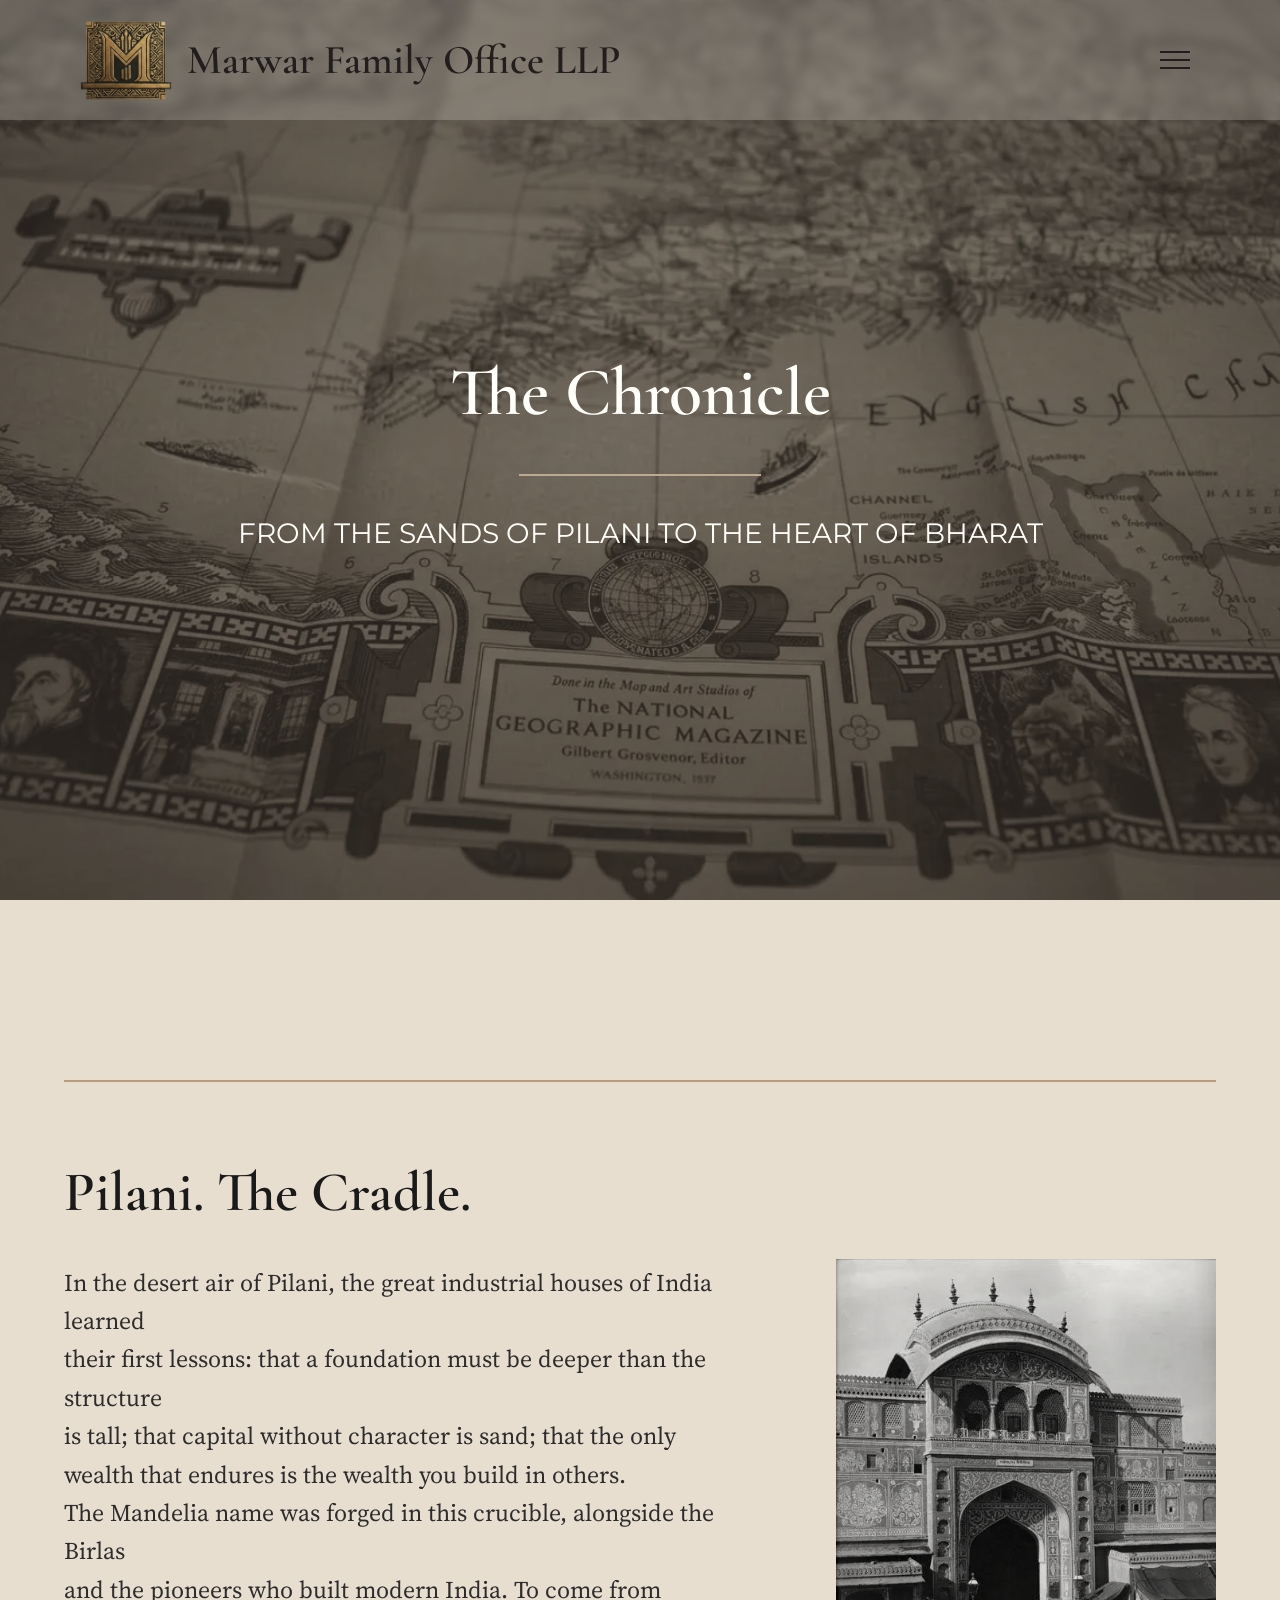
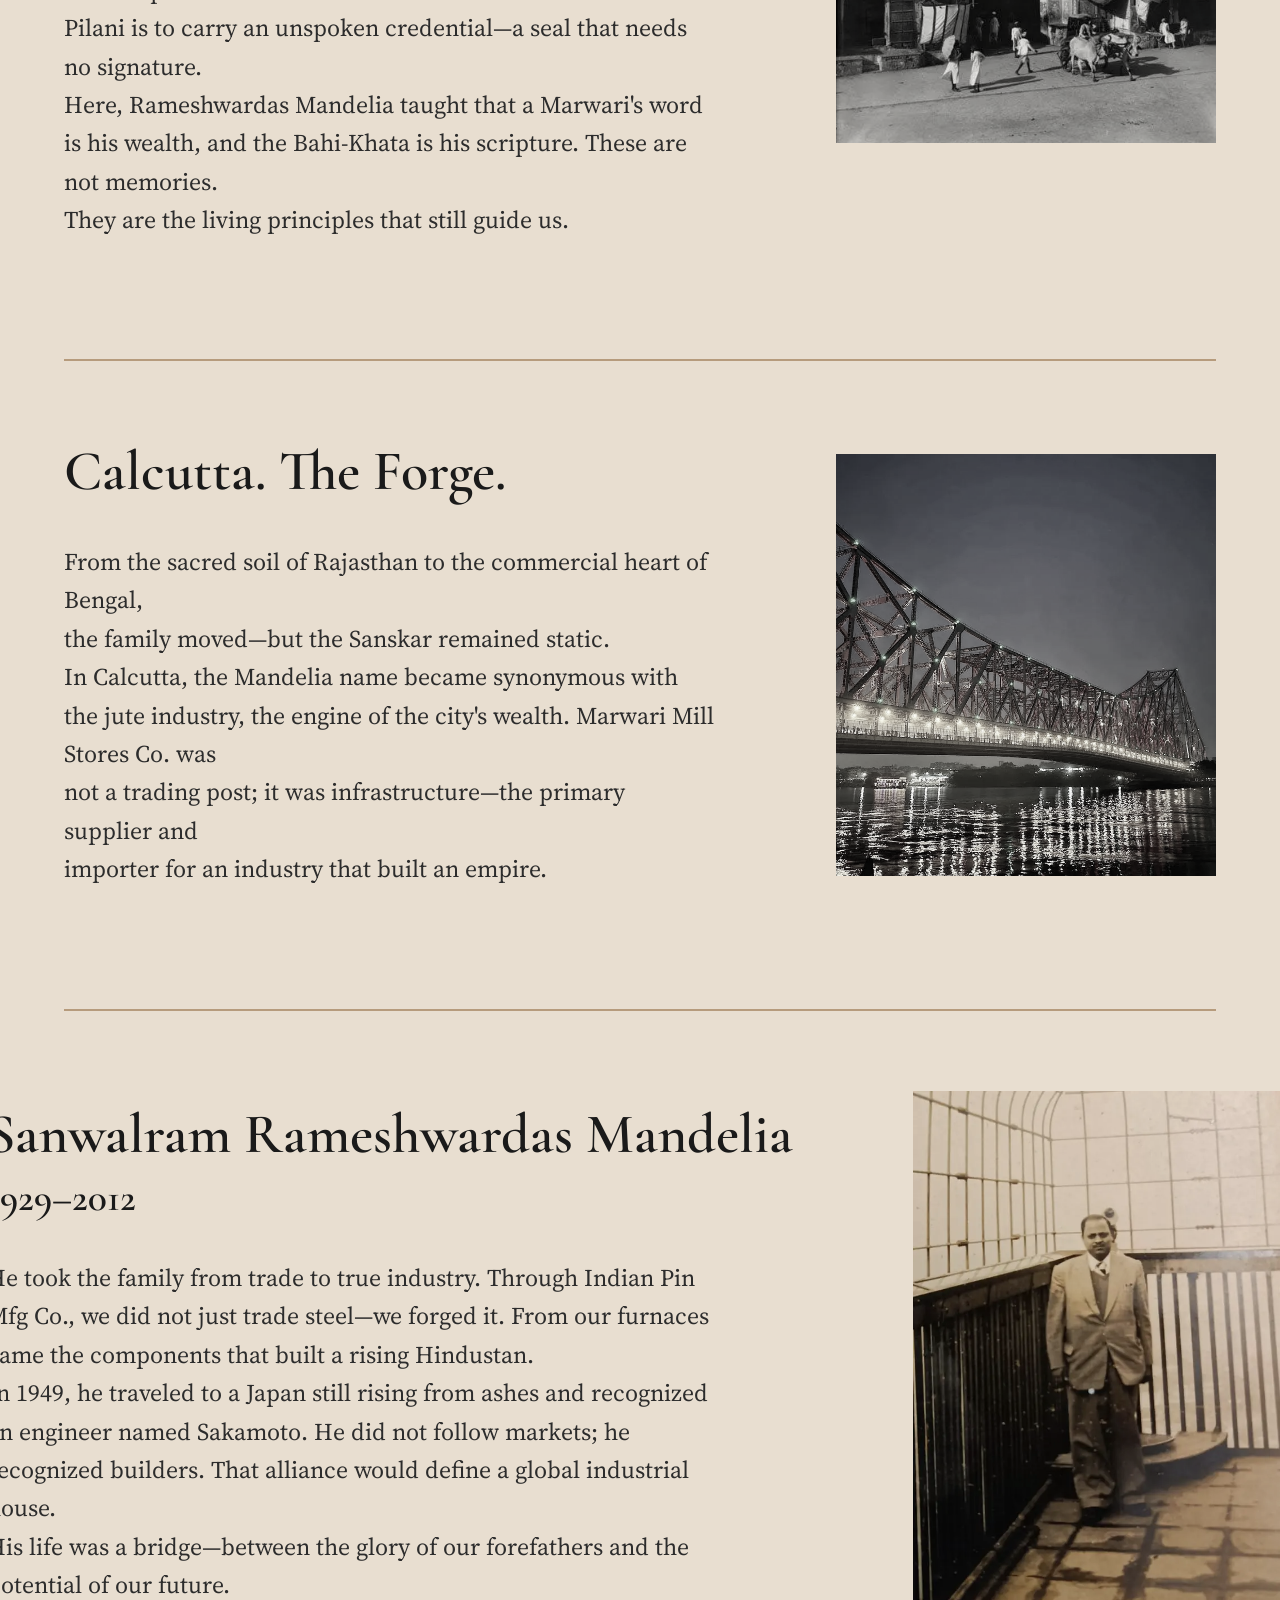
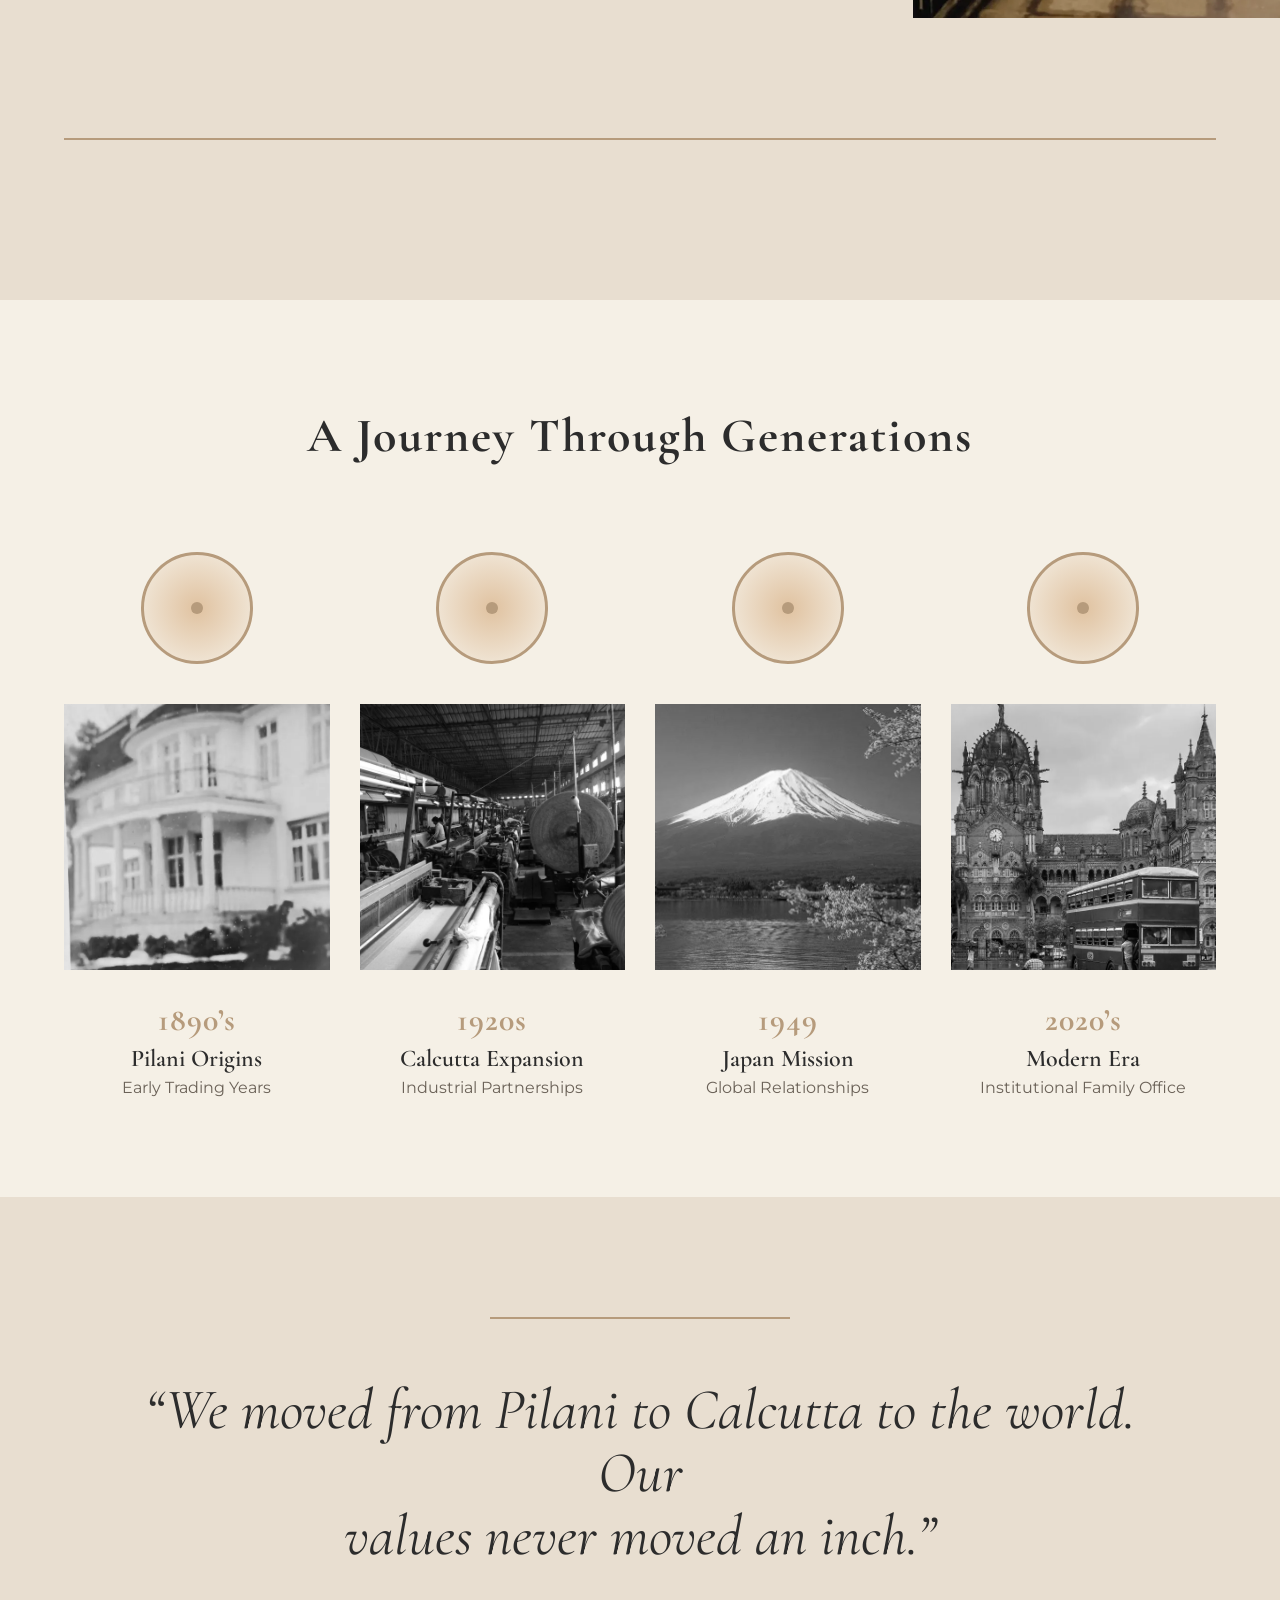
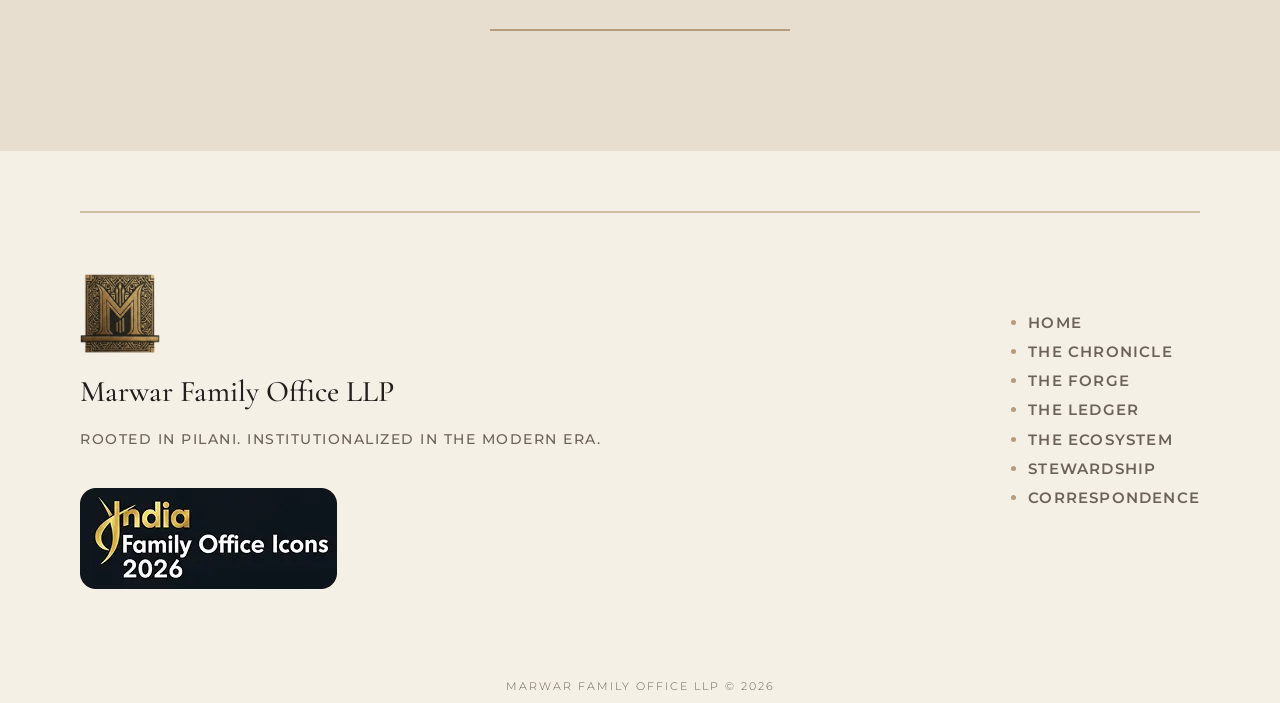
<file: chronical.html>
<!DOCTYPE html>
<html lang="en">
<head>
    <meta charset="UTF-8">
    <meta name="viewport" content="width=device-width, initial-scale=1.0">
    <title>The Chronicle | Marwar Family</title>
    
    <link rel="stylesheet" href="../css/global.css">
    <link rel="stylesheet" href="../css/chronical.css">
    
    <link href="https://fonts.googleapis.com/css2?family=Cormorant+Garamond:ital,wght@0,500;0,600;0,700;1,500&family=Montserrat:ital,wght@0,300;0,400;0,500;0,600;1,500&family=Source+Serif+Pro:wght@400&display=swap" rel="stylesheet">
</head>
<body>

    <div id="navbar-placeholder"></div>

    <main>
        <section class="chronicle-hero">
            <div class="hero-overlay"></div>
            <div class="hero-content">
                <h1 class="hero-title">The Chronicle</h1>
                 <div class="narrative-dividerr"></div>
                <p class="hero-subtitle">From the Sands of Pilani to the Heart of Bharat</p>
            </div>
        </section>

        <section class="narrative-container">
            <div class="narrative-divider"></div>
            
            <div class="narrative-row">
                <div class="narrative-text">
                    <h2 class="narrative-heading">Pilani. The Cradle.</h2>
                    <p>In the desert air of Pilani, the great industrial houses of India learned <br/> their first lessons: that a foundation must be deeper than the structure <br/> is tall; that capital without character is sand; that  the only wealth that endures is the wealth you build in others.
                    <br/>The Mandelia name was forged in this crucible, alongside the Birlas <br/> and the pioneers who built modern India. To come from Pilani is to  carry an unspoken credential—a seal that needs no signature.
                    <br/>Here, Rameshwardas Mandelia taught that a Marwari's word is his  wealth, and the Bahi-Khata is his scripture. These are not memories.<br/> They are the living principles that still guide us.</p>
                </div>
                <div class="narrative-image">
                    <img src="../assets/imagep/pilani.webp" alt="Pilani Cradle" style="filter: grayscale(90%);">
                </div>
            </div>

            <div class="narrative-divider"></div>

            <div class="narrative-row">
                <div class="narrative-text">
                    <h2 class="narrative-heading">Calcutta. The Forge.</h2>
                    <p>From the sacred soil of Rajasthan to the commercial heart of Bengal,<br/> the family moved—but the Sanskar remained static.
                    <br/>In Calcutta, the Mandelia name became synonymous with the jute industry, the engine of the city's wealth. Marwari Mill Stores Co. was <br/>not a trading post; it was infrastructure—the primary supplier and<br/> importer for an industry that built an empire.</p>
                </div>
                <div class="narrative-image">
                    <img src="../assets/imagep/calcutta.webp" alt="Calcutta Forge" style="filter: grayscale(90%);">
                </div>
            </div>

            <div class="narrative-divider"></div>

            <div class="narrative-row">
                <div class="narrative-text">
                    <h2 class="narrative-heading">Sanwalram Rameshwardas Mandelia <br><span>1929–2012</span></h2>
                    <p>He took the family from trade to true industry. Through Indian Pin<br/> Mfg Co., we did not just trade steel—we forged it. From our furnaces<br/> came the components that built a rising Hindustan.
                    <BR/>In 1949, he traveled to a Japan still rising from ashes and recognized<br/> an engineer named Sakamoto. He did not follow markets; he<br/> recognized builders. That alliance would define a global industrial<br/> house.
                    <br/>His life was a bridge—between the glory of our forefathers and the<br/> potential of our future.</p>
                </div>
                <div class="narrative-image">
                    <img src="../assets/imagep/sanwalram.webp" alt="Sanwalram Rameshwardas Mandelia">
                </div>
            </div>
            
            <div class="narrative-divider"></div>
        </section>

        <section class="timeline-section">
            <h2 class="timeline-main-title">A Journey Through Generations</h2>
            <div class="timeline-grid">
                <div class="timeline-item">
                    <div class="timeline-node">
                        <div class="inner-dot"></div>
                    </div>
                    <img src="../assets/imagep/pilaniorigin.webp" alt="1890s" class="timeline-img">
                    <div class="timeline-content">
                        <h3 class="timeline-year">1890’s</h3>
                        <h4 class="timeline-event">Pilani Origins</h4>
                        <p class="timeline-desc">Early Trading Years</p>
                    </div>
                </div>
                <div class="timeline-item">
                    <div class="timeline-node">
                        <div class="inner-dot"></div>
                    </div>
                    <img src="../assets/imagep/calexpansion.webp" alt="1920s" class="timeline-img">
                    <div class="timeline-content">
                        <h3 class="timeline-year">1920s</h3>
                        <h4 class="timeline-event">Calcutta Expansion</h4>
                        <p class="timeline-desc">Industrial Partnerships</p>
                    </div>
                </div>
                <div class="timeline-item">
                    <div class="timeline-node">
                        <div class="inner-dot"></div>
                    </div>
                    <img src="../assets/imagep/japan.webp" alt="1949" class="timeline-img">
                    <div class="timeline-content">
                        <h3 class="timeline-year">1949</h3>
                        <h4 class="timeline-event">Japan Mission</h4>
                        <p class="timeline-desc">Global Relationships</p>
                    </div>
                </div>
                <div class="timeline-item">
                    <div class="timeline-node">
                        <div class="inner-dot"></div>
                    </div>
                    <img src="../assets/imagep/modern.webp" alt="2020s" class="timeline-img">
                    <div class="timeline-content">
                        <h3 class="timeline-year">2020’s</h3>
                        <h4 class="timeline-event">Modern Era</h4>
                        <p class="timeline-desc">Institutional Family Office</p>
                    </div>
                </div>
            </div>
        </section>

        <section class="final-quote-section">
            <div class="quote-line"></div>
            <p class="final-quote-text">
                “We moved from Pilani to Calcutta to the world. Our <br/> values never moved an inch.”
            </p>
            <div class="quote-line"></div>
        </section>
    </main>

    <div id="footer-placeholder"></div>

    <script src="../js/main.js"></script>
    <script>
        window.onload = () => {
            // Load components and highlight 'chronicle' in the nav
            loadComponent('navbar-placeholder', '../Components/navbar.html', 'chronicle');
            loadComponent('footer-placeholder', '../Components/footer.html');
        };
    </script>
</body>
</html>
</file>
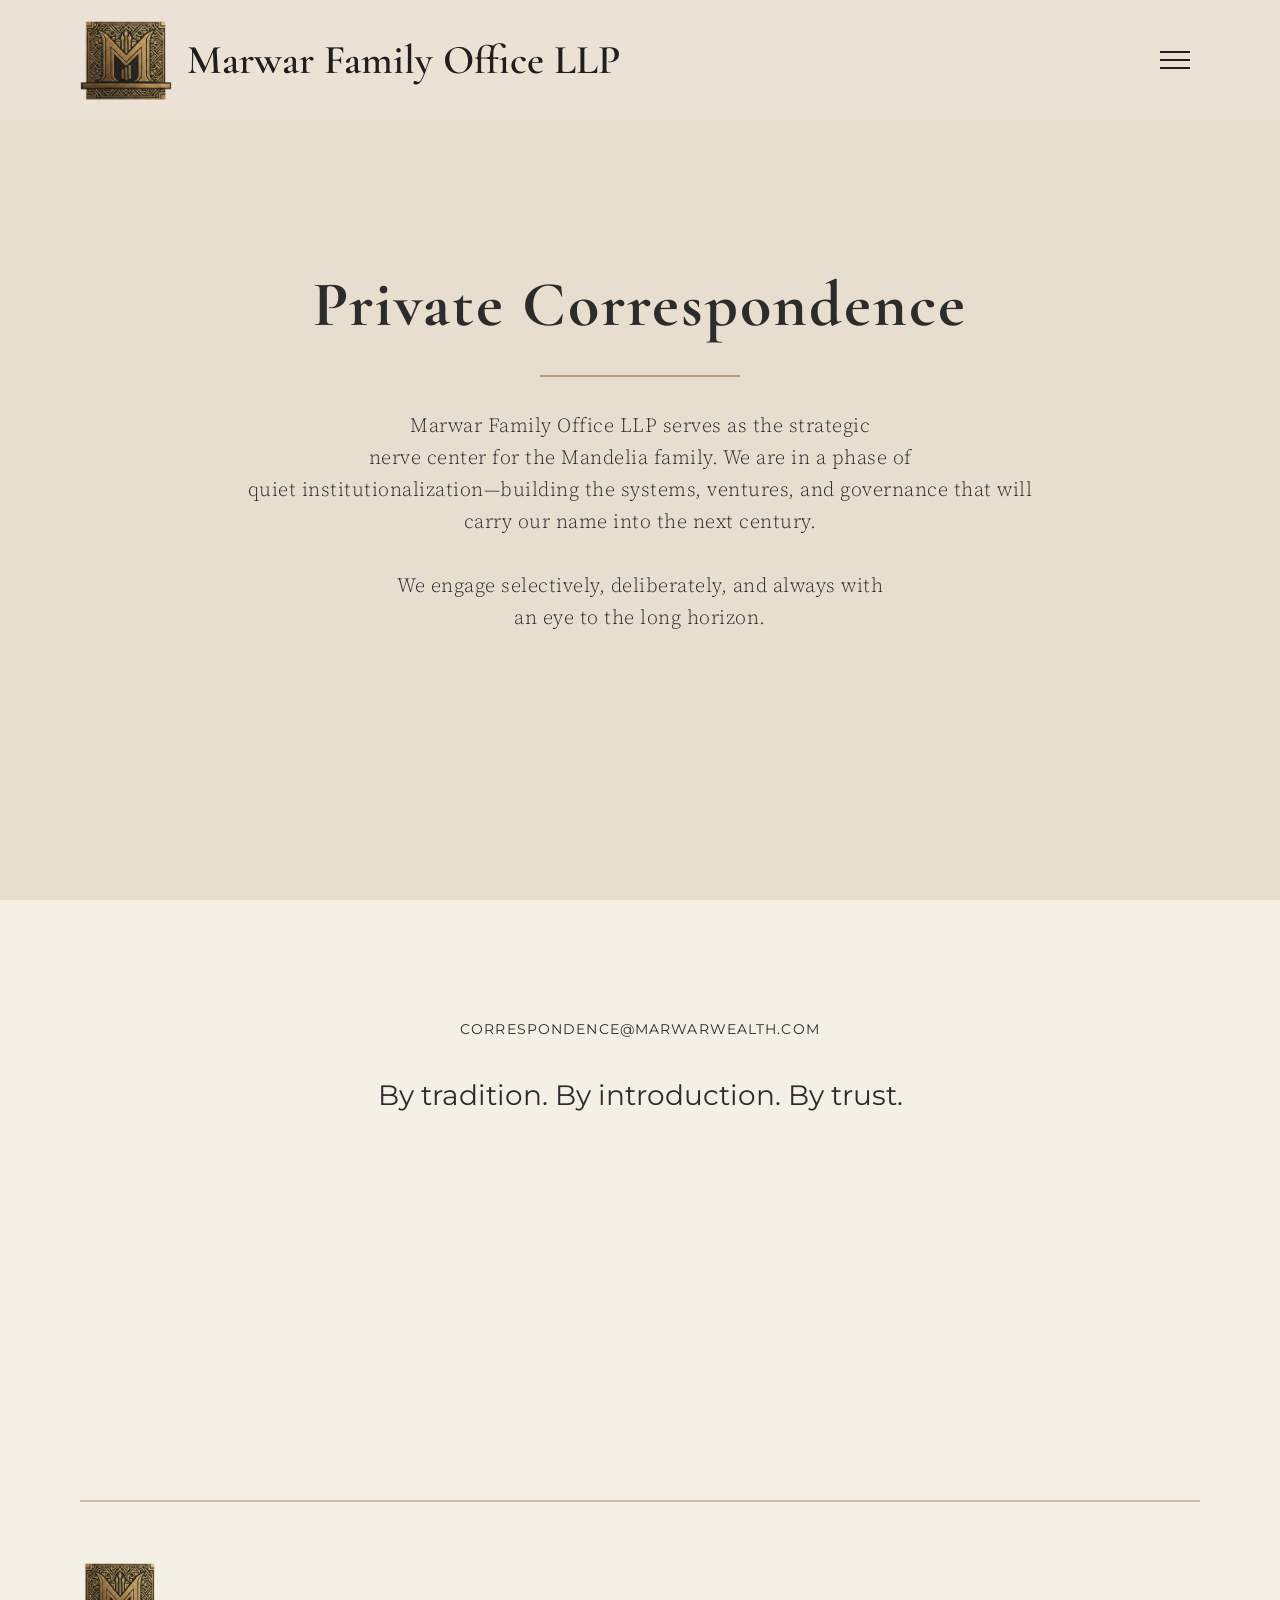
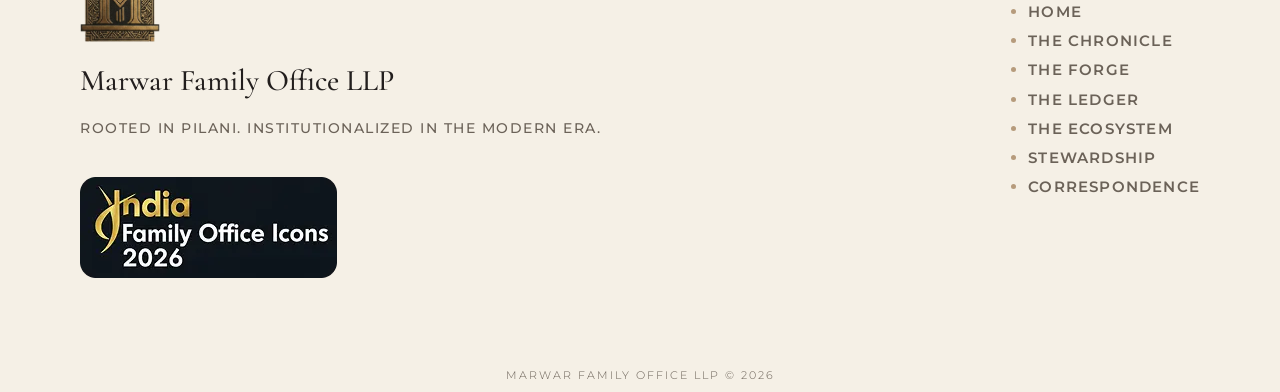
<file: correspondence.html>
<!DOCTYPE html>
<html lang="en">
<head>
    <meta charset="UTF-8">
    <meta name="viewport" content="width=device-width, initial-scale=1.0">
    <title>Correspondence | Marwar Family Office</title>
    
    <link rel="stylesheet" href="../css/global.css">
    <link rel="stylesheet" href="../css/correspondence.css">

    <link href="https://fonts.googleapis.com/css2?family=Cormorant+Garamond:wght@600;700&family=Montserrat:ital,wght@0,300;0,400;0,600;1,500;1,600&family=Source+Serif+Pro:wght@300&display=swap" rel="stylesheet">
</head>
<body>

    <div id="navbar-placeholder"></div>

    <main class="correspondence-main">
        <section class="correspondence-hero">
            <div class="hero-content">
                <h1 class="hero-title">Private Correspondence</h1>
                <div class="hero-divider"></div>
                <p class="hero-description">
                   Marwar Family Office LLP serves as the strategic <br/>nerve center for the Mandelia family. We
                    are in a phase of <br/>quiet institutionalization—building the systems, ventures, and 
                   governance that will carry our name into the next century.
                  <br/><br/>We engage selectively, deliberately, and always with <br/>an eye to the long horizon.
                </p>
                
            </div>
        </section>

        <section class="contact-details">
            <div class="contact-container">
                <a href="mailto:correspondence@marwarwealth.com" class="email-link">
                    correspondence@marwarwealth.com
                </a>
                <h2 class="tradition-text">By tradition. By introduction. By trust.</h2>
            </div>
        </section>
    </main>

    <div id="footer-placeholder"></div>

    <script src="../js/main.js"></script>
    <script>
        window.onload = () => {
            loadComponent('navbar-placeholder', '../Components/navbar.html', 'correspondence');
            loadComponent('footer-placeholder', '../Components/footer.html');
        };
    </script>
</body>
</html>
</file>
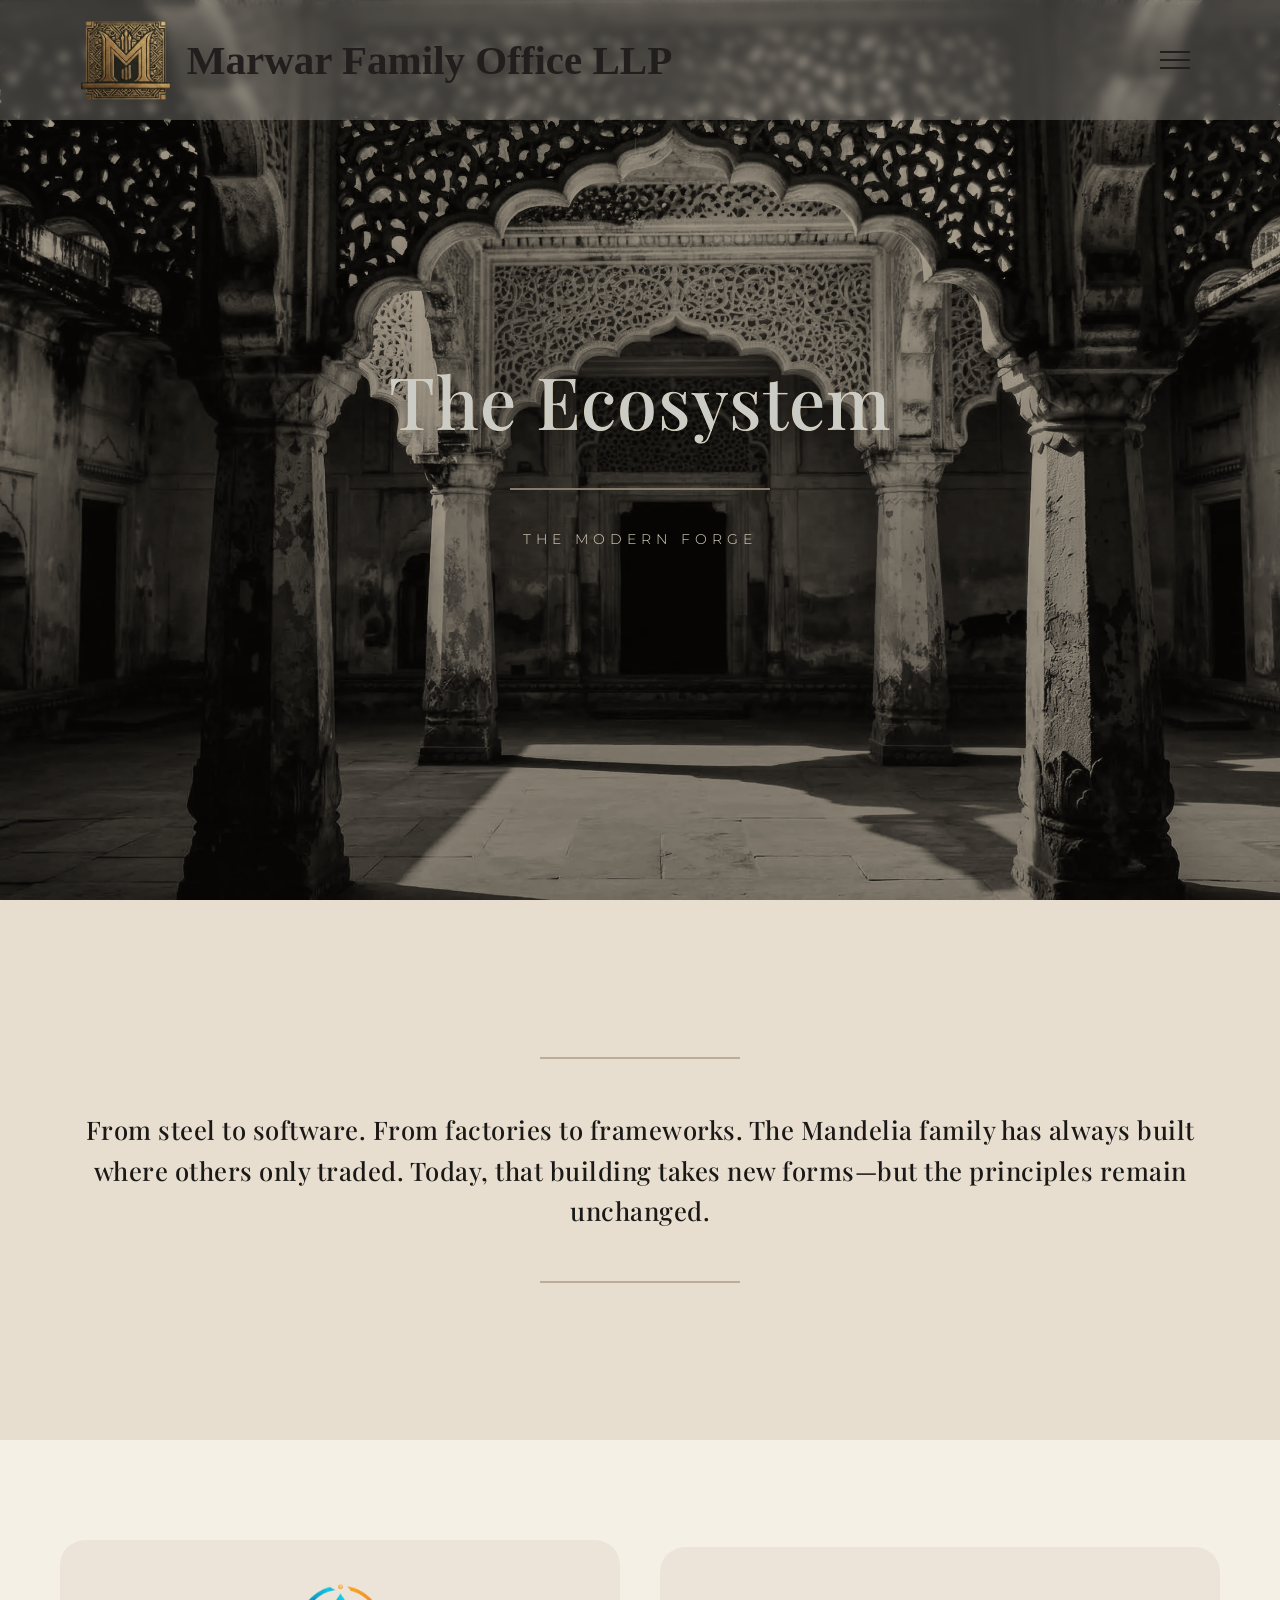
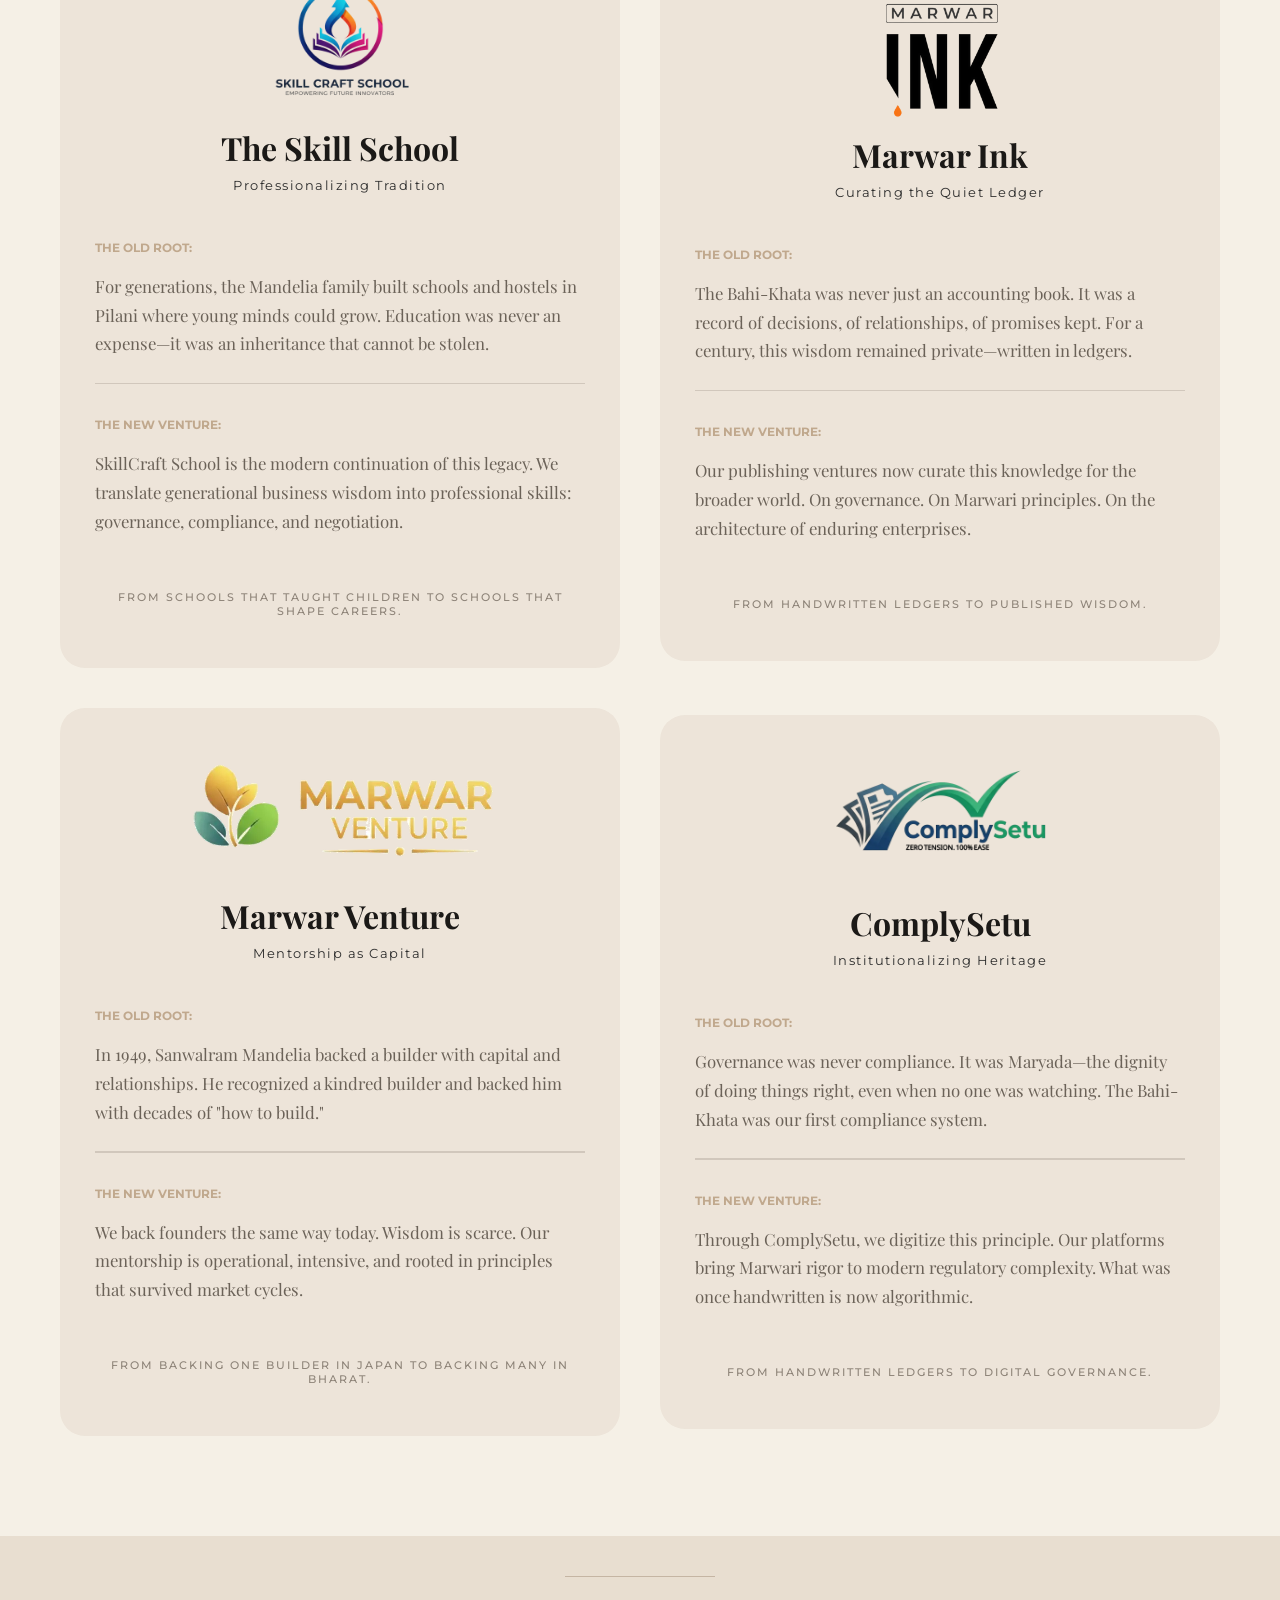
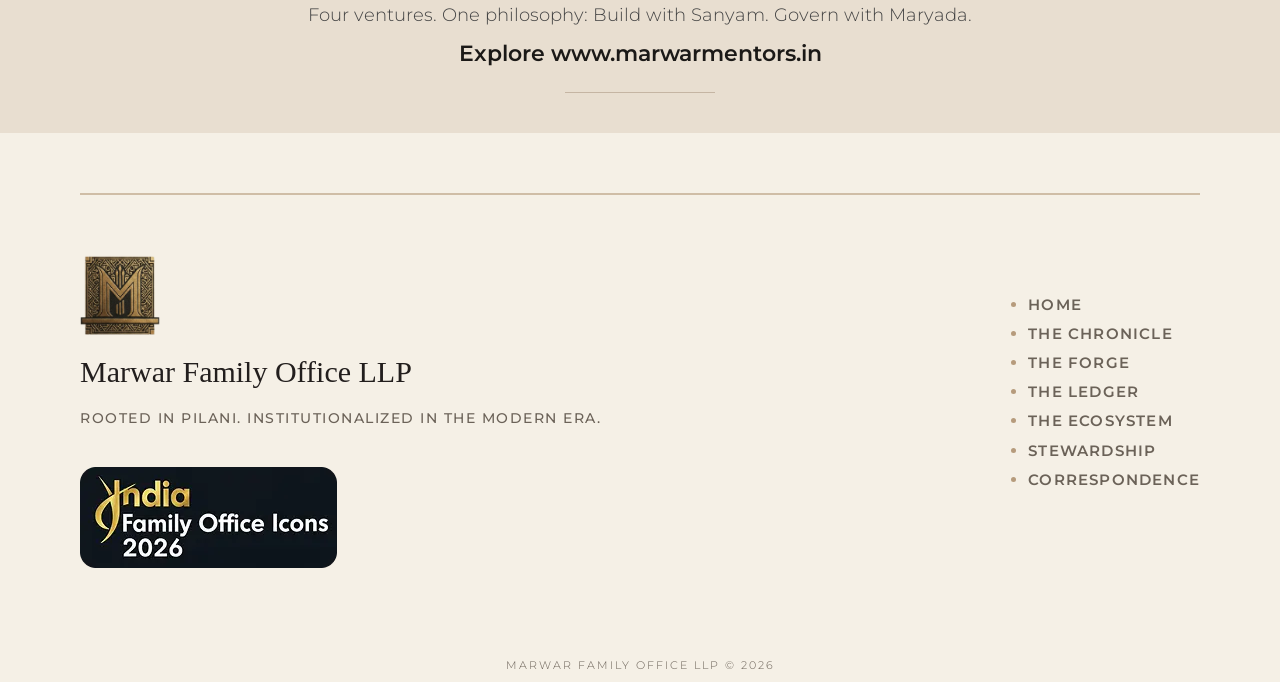
<file: ecosystem.html>
<!DOCTYPE html>
<html lang="en">
<head>
    <meta charset="UTF-8">
    <meta name="viewport" content="width=device-width, initial-scale=1.0">
    <title>The Ecosystem | Marwar Family</title>
    
    <link rel="stylesheet" href="../css/global.css">
    <link rel="stylesheet" href="../css/ecosystem.css">
    
    <link href="https://fonts.googleapis.com/css2?family=Playfair+Display:wght@500&family=Montserrat:ital,wght@0,300;0,500;1,500;1,600&display=swap" rel="stylesheet">
</head>
<body>

    <div id="navbar-placeholder"></div>

    <main>
        <section class="ecosystem-hero">
            <div class="overlay"></div>
            <div class="content">
                <h1 class="title">The Ecosystem</h1>
                <div class="divider"></div>
                <p class="subtitle">THE MODERN FORGE</p>
            </div>
        </section>

        <section class="legacy-quote-section">
            <div class="quote-container">
                <div class="quote-line top"></div>
                <p class="legacy-text">
                   From steel to software. From factories to frameworks. The Mandelia family has always built
                   <br/>where others only traded. Today, that building takes new forms—but the principles remain
                   <br/>unchanged.
                </p>
                <div class="quote-line bottom"></div>
            </div>
        </section>

        <section class="venture-section">
            <div class="venture-grid">
                
                <article class="venture-card">
                    <div class="card-header">
                        <img src="../assets/imagep/skillschool.webp" alt="Skill Logo" class="card-logo" style="transform: scale(2);">
                        <h3 class="card-title">The Skill School</h3>
                        <p class="card-tagline">Professionalizing Tradition</p>
                    </div>
                    <div class="card-body">
                        <h4 class="section-label">The Old Root:</h4>
                        <p>For generations, the Mandelia family built schools and hostels in Pilani where young minds could grow. Education was never an expense—it was an inheritance that cannot be stolen.</p>
                        <div class="card-divider"></div>
                        <h4 class="section-label">The New Venture:</h4>
                        <p>SkillCraft School is the modern continuation of this legacy. We translate generational business wisdom into professional skills: governance, compliance, and negotiation.</p>
                    </div>
                    <p class="card-footer-text">FROM SCHOOLS THAT TAUGHT CHILDREN TO SCHOOLS THAT SHAPE CAREERS.</p>
                </article>

                <article class="venture-card">
                    <div class="card-header">
                        <img src="../assets/imagep/ink.webp" alt="Ink Logo" class="card-logo" style="transform: scale(1.4);">
                        <h3 class="card-title">Marwar Ink</h3>
                        <p class="card-tagline">Curating the Quiet Ledger</p>
                    </div>
                    <div class="card-body">
                        <h4 class="section-label">The Old Root:</h4>
                        <p>The Bahi-Khata was never just an accounting book. It was a record of decisions, of relationships, of promises kept. For a century, this wisdom remained private—written in ledgers.</p>
                        <div class="card-divider"></div>
                        <h4 class="section-label">The New Venture:</h4>
                        <p>Our publishing ventures now curate this knowledge for the broader world. On governance. On Marwari principles. On the architecture of enduring enterprises.</p>
                    </div>
                    <p class="card-footer-text">FROM HANDWRITTEN LEDGERS TO PUBLISHED WISDOM.</p>
                </article>

                <article class="venture-card">
                    <div class="card-header">
                        <img src="../assets/imagep/marwarventure.webp" alt="Venture Logo" class="card-logo" style="transform: scale(1.3);">
                        <h3 class="card-title">Marwar Venture</h3>
                        <p class="card-tagline">Mentorship as Capital</p>
                    </div>
                    <div class="card-body">
                        <h4 class="section-label">The Old Root:</h4>
                        <p>In 1949, Sanwalram Mandelia backed a builder with capital and relationships. He recognized a kindred builder and backed him with decades of "how to build."</p>
                        <div class="card-divider"></div>
                        <h4 class="section-label">The New Venture:</h4>
                        <p>We back founders the same way today. Wisdom is scarce. Our mentorship is operational, intensive, and rooted in principles that survived market cycles.</p>
                    </div>
                    <p class="card-footer-text">FROM BACKING ONE BUILDER IN JAPAN TO BACKING MANY IN BHARAT.</p>
                </article>

                <article class="venture-card">
                    <div class="card-header">
                        <img src="../assets/imagep/comply.webp" alt="Setu Logo" class="card-logo" style="transform: scale(1.7);">
                        <h3 class="card-title">ComplySetu</h3>
                        <p class="card-tagline">Institutionalizing Heritage</p>
                    </div>
                    <div class="card-body">
                        
                        <h4 class="section-label">The Old Root:</h4>
                        <p>Governance was never compliance. It was Maryada—the dignity of doing things right, even when no one was watching. The Bahi-Khata was our first compliance system.</p>
                        <div class="card-divider"></div>
                        <h4 class="section-label">The New Venture:</h4>
                        <p>Through ComplySetu, we digitize this principle. Our platforms bring Marwari rigor to modern regulatory complexity. What was once handwritten is now algorithmic.</p>
                    </div>
                    <p class="card-footer-text">FROM HANDWRITTEN LEDGERS TO DIGITAL GOVERNANCE.</p>
                </article>

            </div>
        </section>

        <section class="cta-section">
            <div class="cta-container">
                <div class="cta-line top"></div>
                <p class="cta-text">
                    Four ventures. One philosophy: Build with Sanyam. Govern with Maryada.
                </p>
                <a href="https://www.marwarmentors.in" class="cta-link" target="_blank">
                    Explore www.marwarmentors.in
                </a>
                <div class="cta-line bottom"></div>
            </div>
        </section>
    </main>

    <div id="footer-placeholder"></div>

    <script src="../js/main.js"></script>
    <script>
        window.onload = () => {
            loadComponent('navbar-placeholder', '../Components/navbar.html', 'ecosystem');
            loadComponent('footer-placeholder', '../Components/footer.html');
        };
    </script>
</body>
</html>
</file>
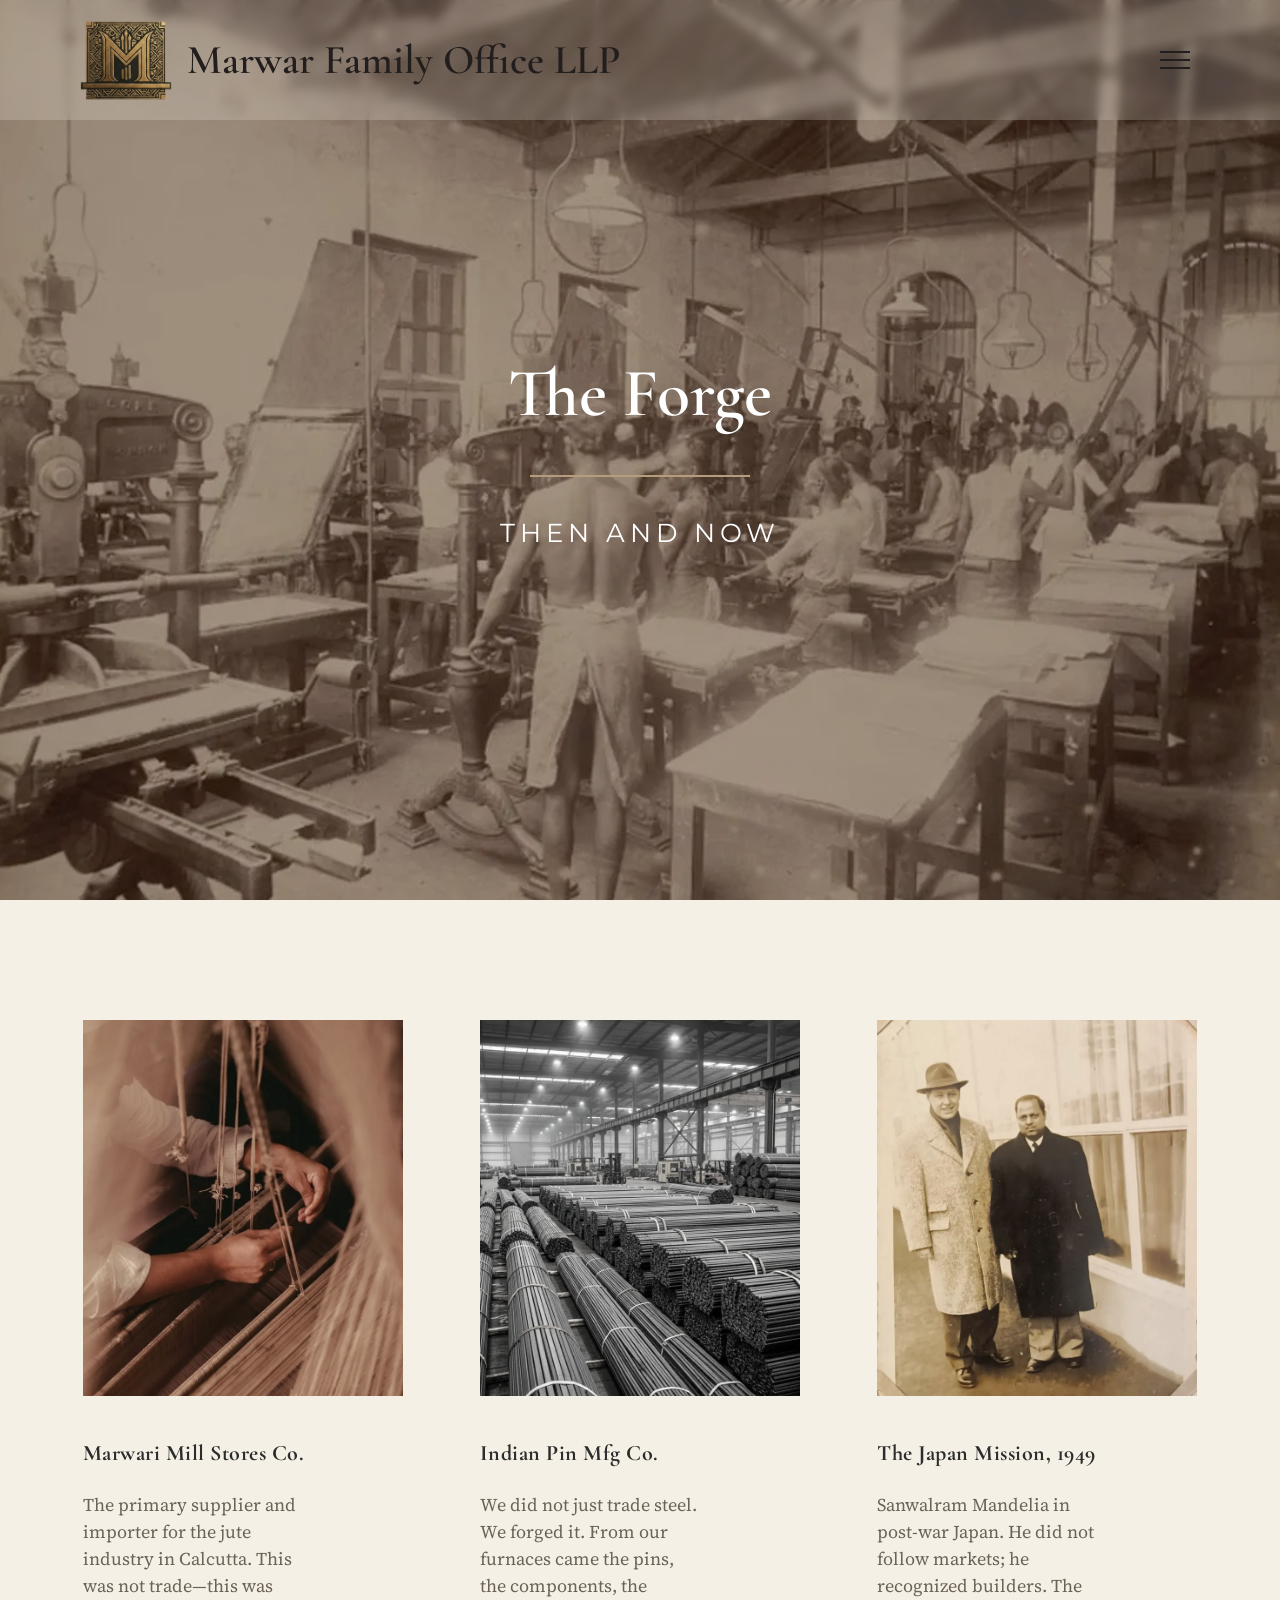
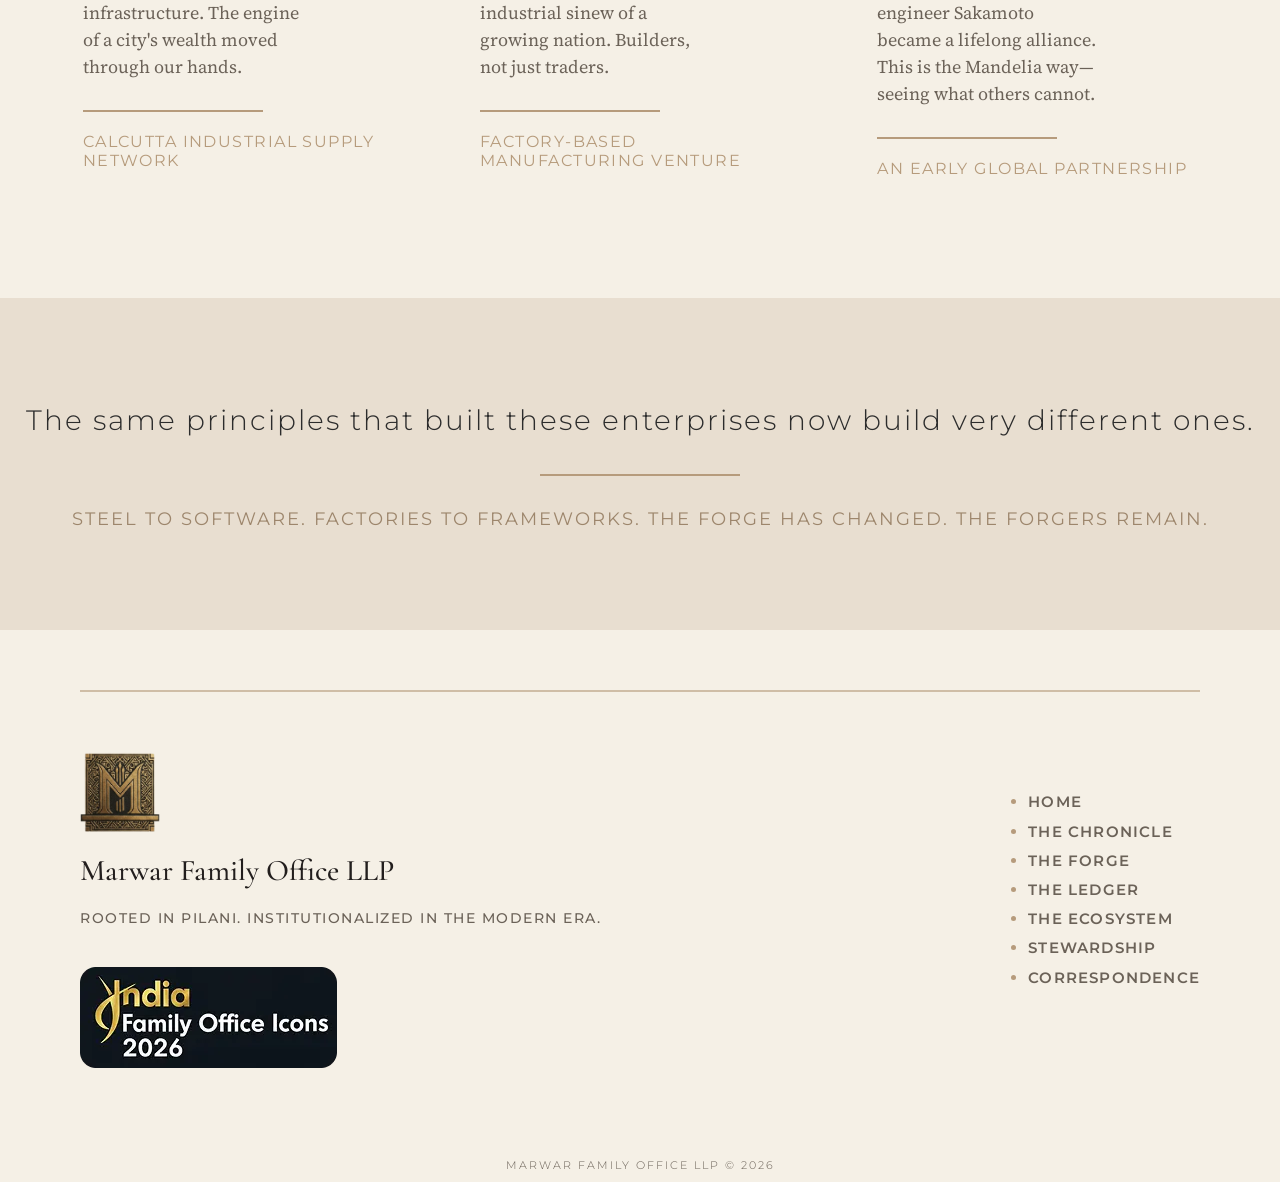
<file: forge.html>
<!DOCTYPE html>
<html lang="en">
<head>
    <meta charset="UTF-8">
    <meta name="viewport" content="width=device-width, initial-scale=1.0">
    <title>The Forge | Marwar Family</title>
    
    <link rel="stylesheet" href="../css/global.css">
    <link rel="stylesheet" href="../css/forge.css">
    
    <link href="https://fonts.googleapis.com/css2?family=Cormorant+Garamond:wght@600;700&family=Montserrat:ital,wght@0,300;0,400;0,500;0,600;1,500;1,600&family=Source+Serif+Pro:wght@400&display=swap" rel="stylesheet">
</head>
<body>

    <div id="navbar-placeholder"></div>

    <main>
        <section class="forge-hero">
            <div class="hero-overlay"></div>
            <div class="hero-content">
                <h1 class="hero-title">The Forge</h1>
              
                <div class="hero-divider"></div>
                <p class="hero-tagline">THEN AND NOW</p>
            </div>
        </section>

        <section class="forge-ventures">
            <div class="venture-container">
                
                <article class="forge-card">
                    <div class="card-image">
                        <img src="../assets/imagep/mill.webp" alt="Marwari Mill Stores Co." style="filter: grayscale(40%);">
                    </div>
                    <div class="card-details">
                        <h3 class="card-title">Marwari Mill Stores Co.</h3>
                        <p class="card-text">The primary supplier and importer for the jute industry in Calcutta. This was not trade—this was infrastructure. The engine of a city's wealth moved through our hands.</p>
                        <div class="card-line"></div>
                        <p class="card-label">CALCUTTA INDUSTRIAL SUPPLY NETWORK</p>
                    </div>
                </article>

                <article class="forge-card">
                    <div class="card-image">
                        <img src="../assets/imagep/pin.webp" alt="Indian Pin Mfg Co." style="filter: grayscale(90%);">
                    </div>
                    <div class="card-details">
                        <h3 class="card-title">Indian Pin Mfg Co.</h3>
                        <p class="card-text">We did not just trade steel. We forged it. From our furnaces came the pins, the components, the industrial sinew of a growing nation. Builders, not just traders.</p>
                        <div class="card-line"></div>
                        <p class="card-label">FACTORY-BASED MANUFACTURING VENTURE</p>
                    </div>
                </article>

                <article class="forge-card">
                    <div class="card-image">
                        <img src="../assets/imagep/japanmission.webp" alt="The Japan Mission" style="filter: grayscale(20%);">
                    </div>
                    <div class="card-details">
                        <h3 class="card-title">The Japan Mission, 1949</h3>
                        <p class="card-text">Sanwalram Mandelia in post-war Japan. He did not follow markets; he recognized builders. The engineer Sakamoto became a lifelong alliance. This is the Mandelia way—seeing what others cannot.</p>
                        <div class="card-line"></div>
                        <p class="card-label">AN EARLY GLOBAL PARTNERSHIP</p>
                    </div>
                </article>

            </div>
        </section>

        <section class="philosophy-section">
            <div class="philosophy-content">
                <h2 class="philosophy-main-text">The same principles that built these enterprises now build very different ones.</h2>
                <div class="philosophy-line"></div>
                <p class="philosophy-sub-text">STEEL TO SOFTWARE. FACTORIES TO FRAMEWORKS. THE FORGE HAS CHANGED. THE FORGERS REMAIN.</p>
            </div>
        </section>
    </main>

    <div id="footer-placeholder"></div>

    <script src="../js/main.js"></script>
    <script>
        // Load components and highlight 'forge' in the nav
        window.onload = () => {
            loadComponent('navbar-placeholder', '../Components/navbar.html', 'forge');
            loadComponent('footer-placeholder', '../Components/footer.html');
        };
    </script>
</body>
</html>
</file>
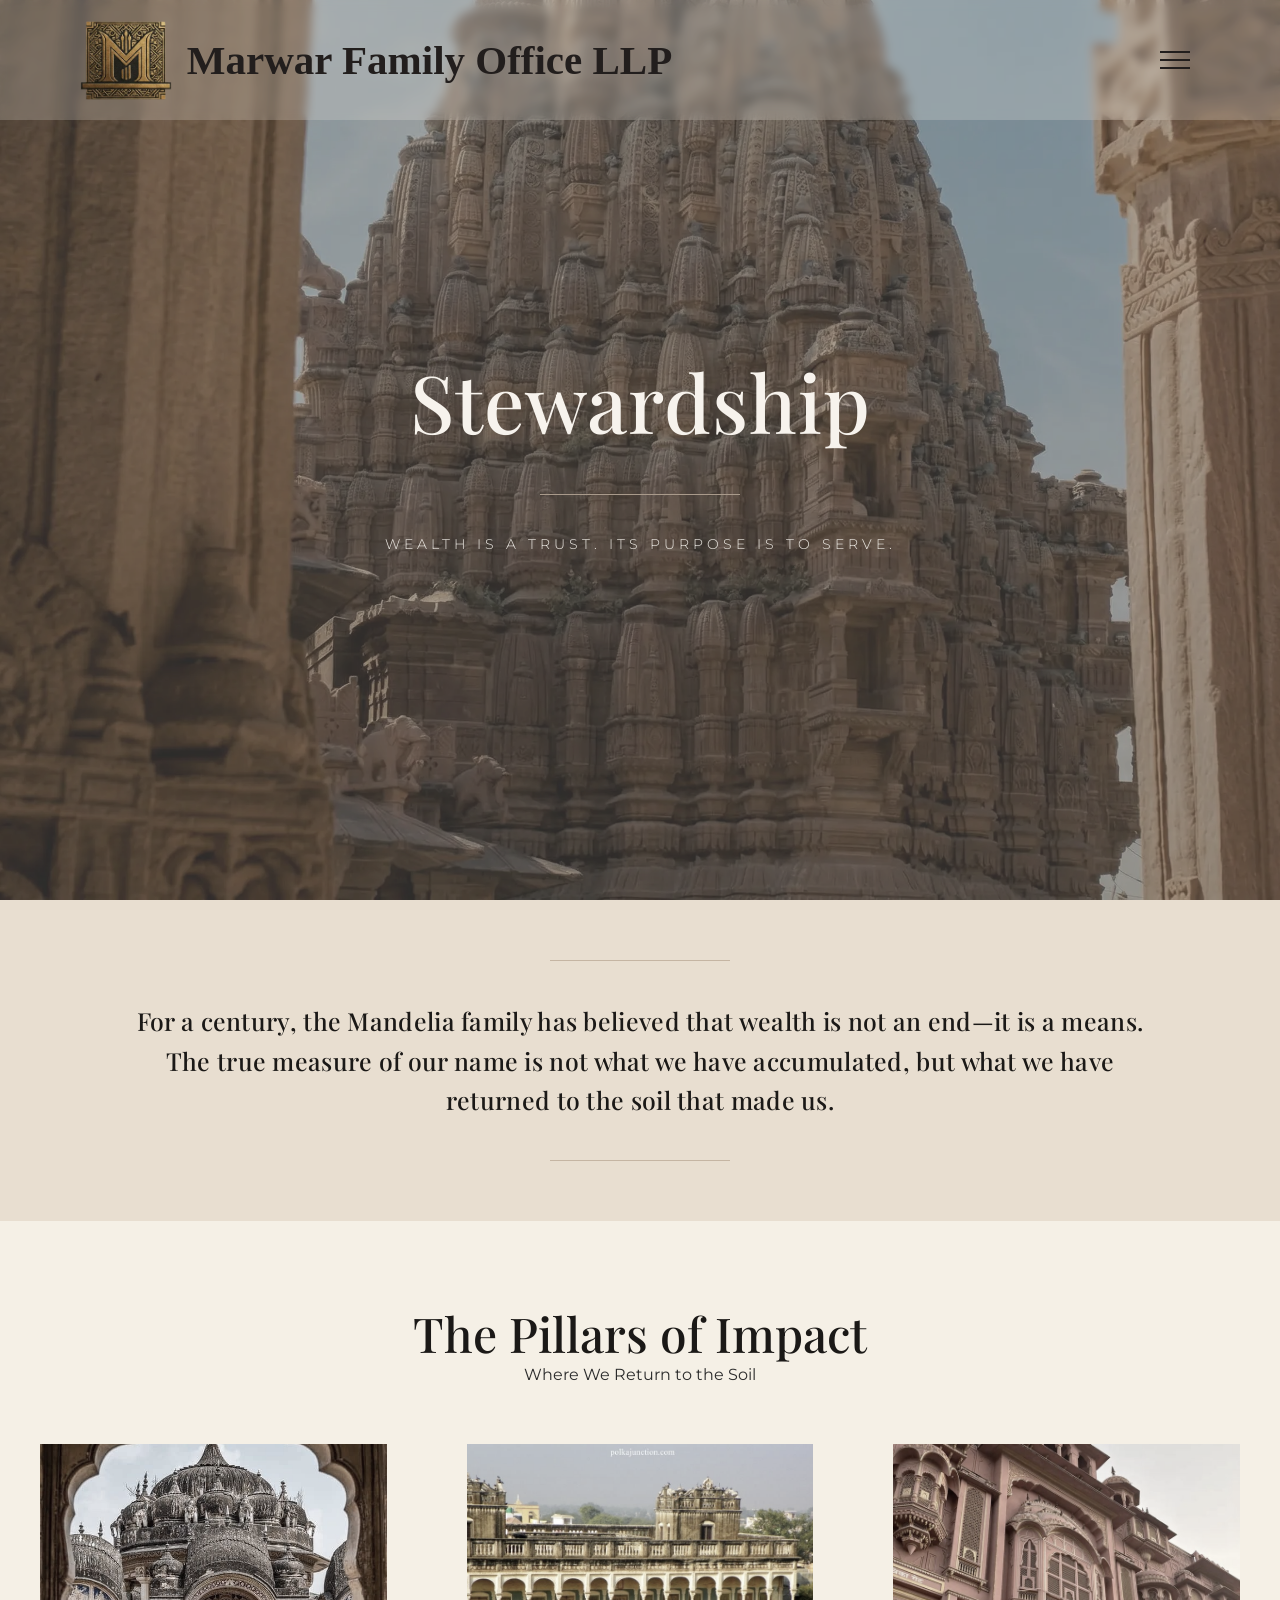
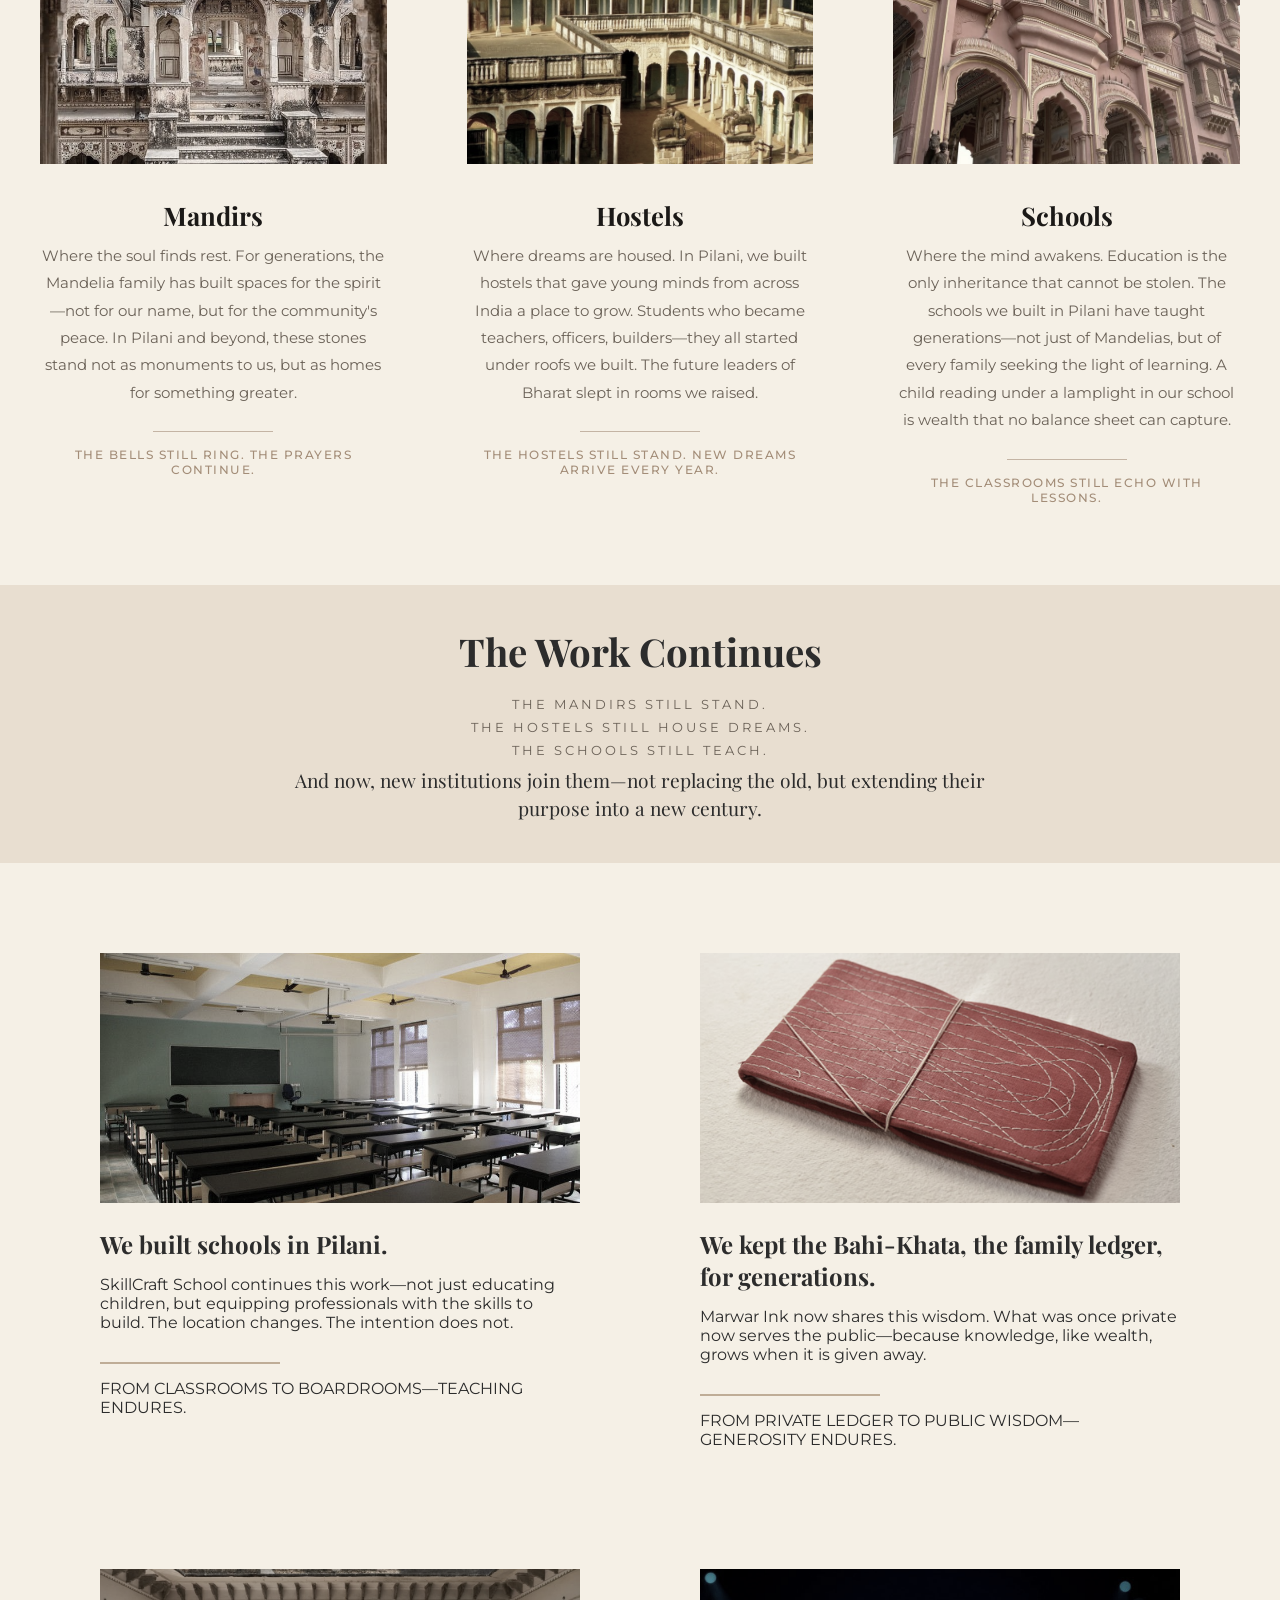
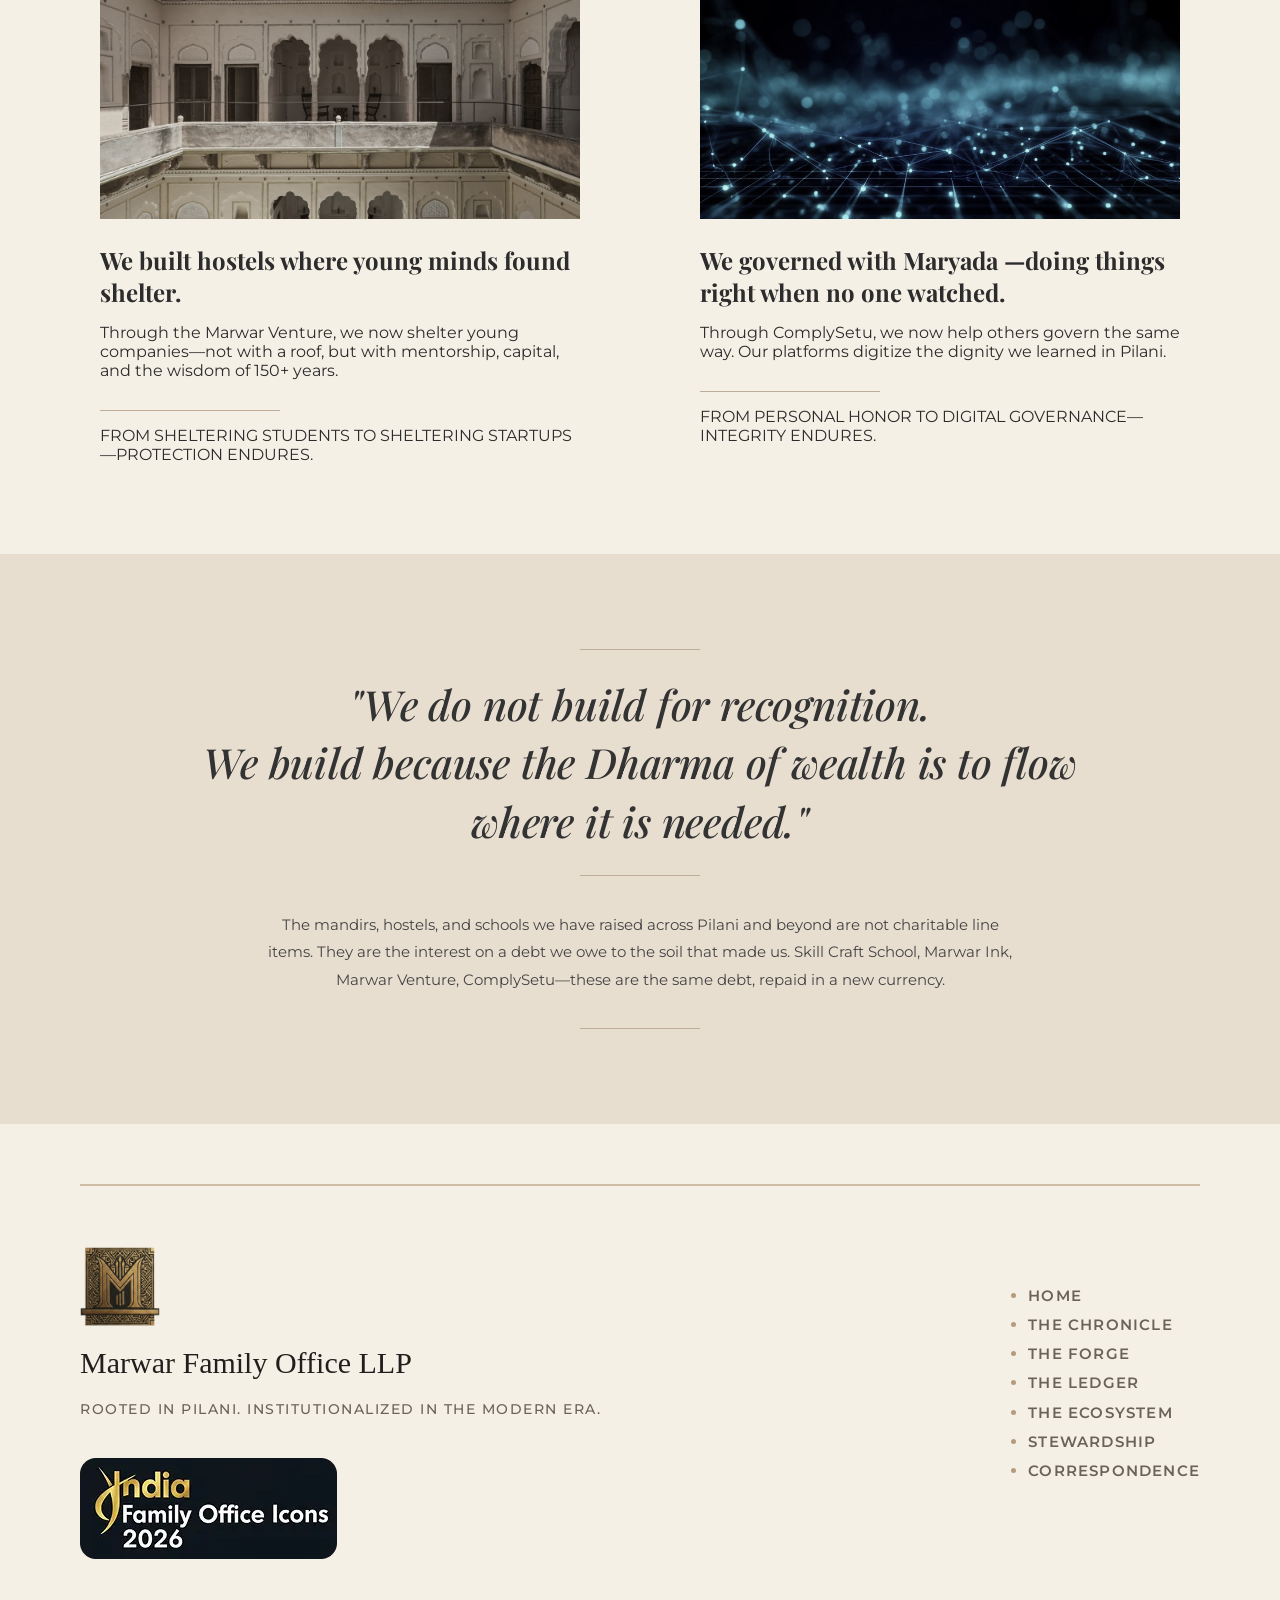
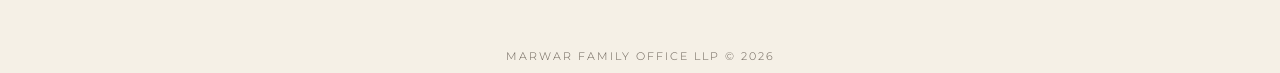
<file: stewardship.html>
<!DOCTYPE html>
<html lang="en">
<head>
    <meta charset="UTF-8">
    <meta name="viewport" content="width=device-width, initial-scale=1.0">
    <title>Stewardship | Marwar Family</title>
    
    <link rel="stylesheet" href="css/global.css">
    <link rel="stylesheet" href="css/stewardship.css">
    
    <link href="https://fonts.googleapis.com/css2?family=Playfair+Display:ital,wght@0,500;1,500&family=Montserrat:wght@300;400;500;600&display=swap" rel="stylesheet">
</head>
<body>

    <div id="navbar-placeholder"></div>

    <main>
        <section class="stewardship-hero">
            <div class="hero-overlay"></div>
            <div class="hero-content">
                <h1 class="hero-title">Stewardship</h1>
                <div class="hero-divider"></div>
                <p class="hero-subtitle">WEALTH IS A TRUST. ITS PURPOSE IS TO SERVE.</p>
            </div>
        </section>

        <section class="measure-section">
            <div class="measure-container">
                <div class="measure-line top"></div>
                <p class="measure-text">
                    For a century, the Mandelia family has believed that wealth is not an end—it is a means.
                    The true measure of our name is not what we have accumulated, but what we have 
                    returned to the soil that made us.
                </p>
                <div class="measure-line bottom"></div>
            </div>
        </section>

        <section class="pillars-section">
            <div class="pillars-header">
                <h2 class="pillars-main-title">The Pillars of Impact</h2>
                <p class="pillars-subtitle">Where We Return to the Soil</p>
            </div>

            <div class="pillars-grid">
                <article class="pillar-card">
                    <div class="card-content">
                        <img src="assets/images/mandir.jpg" alt="Mandirs" class="pillar-icon">
                        <h3 class="card-title">Mandirs</h3>
                        <p class="card-desc">Where the soul finds rest. For generations, the Mandelia family has built spaces for the spirit—not for our name, but for the community's peace. In Pilani and beyond, these stones stand not as monuments to us, but as homes for something greater.</p>
                        <div class="card-divider"></div>
                        <p class="card-footer-text">THE BELLS STILL RING. THE PRAYERS CONTINUE.</p>
                    </div>
                </article>

                <article class="pillar-card">
                    <div class="card-content">
                        <img src="assets/images/hostel.jpg" alt="Hostels" class="pillar-icon">
                        <h3 class="card-title">Hostels</h3>
                        <p class="card-desc">Where dreams are housed. In Pilani, we built hostels that gave young minds from across India a place to grow. Students who became teachers, officers, builders—they all started under roofs we built. The future leaders of Bharat slept in rooms we raised.</p>
                        <div class="card-divider"></div>
                        <p class="card-footer-text">THE HOSTELS STILL STAND. NEW DREAMS ARRIVE EVERY YEAR.</p>
                    </div>
                </article>

                <article class="pillar-card">
                    <div class="card-content">
                        <img src="assets/images/school.jpg" alt="Schools" class="pillar-icon">
                        <h3 class="card-title">Schools</h3>
                        <p class="card-desc">Where the mind awakens. Education is the only inheritance that cannot be stolen. The schools we built in Pilani have taught generations—not just of Mandelias, but of every family seeking the light of learning. A child reading under a lamplight in our school is wealth that no balance sheet can capture.</p>
                        <div class="card-divider"></div>
                        <p class="card-footer-text">THE CLASSROOMS STILL ECHO WITH LESSONS.</p>
                    </div>
                </article>
            </div>
        </section>

        <section class="work-continues-section">
            <div class="work-container">
                <h2 class="work-title">The Work Continues</h2>
                <div class="work-list">
                    <p class="work-list-item">The mandirs still stand.</p>
                    <p class="work-list-item">The hostels still house dreams.</p>
                    <p class="work-list-item">The schools still teach.</p>
                </div>
                <p class="work-desc">
                    And now, new institutions join them—not replacing the old, but extending their purpose into a new century.
                </p>
            </div>
        </section>

        <section class="legacy-section">
            <div class="legacy-grid">
                <article class="legacy-card">
                    <div class="legacy-img-box">
                        <img src="assets/images/schoolspilani.jpg" alt="Schools in Pilani">
                    </div>
                    <div class="legacy-content">
                        <h3 class="legacy-title">We built schools in Pilani.</h3>
                        <p class="legacy-desc">SkillCraft School continues this work—not just educating children, but equipping professionals with the skills to build. The location changes. The intention does not.</p>
                        <div class="legacy-divider"></div>
                        <p class="legacy-footer">FROM CLASSROOMS TO BOARDROOMS—TEACHING ENDURES.</p>
                    </div>
                </article>

                <article class="legacy-card">
                    <div class="legacy-img-box">
                        <img src="assets/images/khata.png" alt="Bahi-Khata Ledger">
                    </div>
                    <div class="legacy-content">
                        <h3 class="legacy-title">We kept the Bahi-Khata, the family ledger, for generations.</h3>
                        <p class="legacy-desc">Marwar Ink now shares this wisdom. What was once private now serves the public—because knowledge, like wealth, grows when it is given away.</p>
                        <div class="legacy-divider"></div>
                        <p class="legacy-footer">FROM PRIVATE LEDGER TO PUBLIC WISDOM—GENEROSITY ENDURES.</p>
                    </div>
                </article>

                <article class="legacy-card">
                    <div class="legacy-img-box">
                        <img src="assets/images/shelter.jpg" alt="Hostels Architecture">
                    </div>
                    <div class="legacy-content">
                        <h3 class="legacy-title">We built hostels where young minds found shelter.</h3>
                        <p class="legacy-desc">Through the Marwar Venture, we now shelter young companies—not with a roof, but with mentorship, capital, and the wisdom of 150+ years.</p>
                        <div class="legacy-divider"></div>
                        <p class="legacy-footer">FROM SHELTERING STUDENTS TO SHELTERING STARTUPS—PROTECTION ENDURES.</p>
                    </div>
                </article>

                <article class="legacy-card">
                    <div class="legacy-img-box">
                        <img src="assets/images/mryada.jpg" alt="Digital Governance">
                    </div>
                    <div class="legacy-content">
                        <h3 class="legacy-title">We governed with Maryada —doing things right when no one watched.</h3>
                        <p class="legacy-desc">Through ComplySetu, we now help others govern the same way. Our platforms digitize the dignity we learned in Pilani.</p>
                        <div class="legacy-divider"></div>
                        <p class="legacy-footer">FROM PERSONAL HONOR TO DIGITAL GOVERNANCE—INTEGRITY ENDURES.</p>
                    </div>
                </article>
            </div>
        </section>

        <section class="dharma-section">
            <div class="dharma-container">
                <div class="dharma-line"></div>
                <h2 class="dharma-quote">
                    "We do not build for recognition. <br>
                    We build because the Dharma of wealth is to flow <br>
                    where it is needed."
                </h2>
                <div class="dharma-line"></div>
                <p class="dharma-desc">
                    The mandirs, hostels, and schools we have raised across Pilani and beyond are not charitable line items. 
                    They are the interest on a debt we owe to the soil that made us. Skill Craft School, Marwar Ink, Marwar 
                    Venture, ComplySetu—these are the same debt, repaid in a new currency.
                </p>
                <div class="dharma-line"></div>
            </div>
        </section>
    </main>

    <div id="footer-placeholder"></div>

    <script src="../js/main.js"></script>
    <script>
        window.onload = () => {
            loadComponent('navbar-placeholder', '../Components/navbar.html', 'stewardship');
            loadComponent('footer-placeholder', '../Components/footer.html');
        };
    </script>
</body>
</html>
</file>
<file: css/global.css>
/* --- Global Reset & Fonts --- */
* { margin: 0; padding: 0; box-sizing: border-box; }
body { background-color: #F5F0E6; color: #2C2C2C; font-family: 'Montserrat', sans-serif; }


/* --- NAVBAR & OVERLAY STYLES --- */
.header {
    width: 100%;
    padding: 20px 80px;
    display: flex;
    justify-content: space-between;
    align-items: center;
    position: fixed;
    top: 0;
    z-index: 1000;
    backdrop-filter: blur(5px);
    -webkit-backdrop-filter: blur(5px);
    background: rgba(245, 240, 230, 0.22); /* Same as your provided code */
}

.logo-container { display: flex; align-items: center; gap: 15px; }
.logo-container img { height: 80px; display: block; }
.logo-text { 
    color: #221E1D; 
    font-size: 41px; 
    font-family: 'Cormorant Garamond', serif; 
    font-weight: 600; 
    word-wrap: break-word;
}

/* HAMBURGER STYLING */
.nav-toggle { background: none; border: none; cursor: pointer; padding: 10px; z-index: 1100; }
.hamburger { 
    display: block; 
    width: 30px; 
    height: 2px; 
    background: #221E1D; 
    position: relative; 
}
.hamburger::before, .hamburger::after { 
    content: ''; 
    position: absolute; 
    width: 30px; 
    height: 2px; 
    background: #221E1D; 
    left: 0; 
}
.hamburger::before { top: -8px; }
.hamburger::after { bottom: -8px; }

/* OVERLAY STYLING */
.nav-overlay {
    position: fixed; 
    top: 0; 
    left: 0; 
    width: 100%; 
    height: 100%;
    backdrop-filter: blur(10px); 
    -webkit-backdrop-filter: blur(10px);
    background: rgba(232, 222, 208, 0.9); /* Your specific beige overlay */
    display: flex; 
    justify-content: center; 
    align-items: center;
    z-index: 2000; 
    opacity: 0; 
    visibility: hidden; 
    transition: all 0.4s ease-in-out;
}

.nav-overlay.active { 
    opacity: 1; 
    visibility: visible; 
}

.nav-close { 
    position: absolute; 
    top: 30px; 
    right: 80px; 
    font-size: 50px; 
    background: none; 
    border: none; 
    color: #221E1D; 
    cursor: pointer; 
    font-weight: 200; 
}

.nav-links { 
    display: flex; 
    flex-direction: column; 
    gap: 60px; 
    text-align: center; 
    font-family: Montserrat; 
}

.nav-item { 
    text-decoration: none; 
    color: #221E1D; 
    font-family: 'Montserrat', sans-serif;
    font-size: 18px; 
    font-weight: 600; 
    letter-spacing: 2px; 
    transition: color 0.3s; 
    text-transform: uppercase; 
}

.nav-item:hover, .nav-item.active { 
    color: #8c734b; /* Marwar Gold */
}

@media (max-width: 1024px) {
    .header { padding: 15px 40px; }
    .logo-container img { height: 60px; }
    .logo-text { font-size: 20px; }
}

@media (max-width: 768px) {
    .header { padding: 10px 20px; }
    .logo-container img { height: 50px; }
    .logo-text { font-size: 18px; }
    .nav-item { font-size: 18px; letter-spacing: 2px; }
}


/* --- THE MARWAR ARCHITECTURAL FOOTER --- */
.marwar-footer {
    background-color: #F5F0E6;
    padding: 60px 80px 10px 80px;
    width: 100%;
    display: flex;
    justify-content: center;
}

.footer-container {
    max-width: 1568px;
    width: 100%;
}

.footer-divider {
    width: 100%;
    height: 2px;
    background-color: #B69B7C;
    opacity: 0.6;
    margin-bottom: 60px; 
}

.footer-main-content {
    display: flex;
    justify-content: space-between; 
    align-items: flex-start;
}

.footer-brand-section {
    display: flex;
    flex-direction: column;
    gap: 20px;
}

/* Added Link Style for Logo Branding */
.footer-logo-link {
    text-decoration: none;
    color: inherit;
    display: flex;
    flex-direction: column;
    gap: 10px;
}

.footer-logo {
    height: 80px;
    width: 80px;
}

.footer-company-name {
    font-family: 'Cormorant Garamond', serif;
    font-size: 30px;
    font-weight: 500;
    color: #221E1D;
    margin: 0;
}

.footer-tagline {
    font-family: 'Montserrat', sans-serif;
    font-size: 14px;
    font-weight: 500;
    text-transform: uppercase;
    letter-spacing: 1.5px;
    color: #6B6258;
}

.award-icon {
    width: 257px;
    height: auto;
    margin-top: 20px;
    border-radius: 8px;
}

/* --- UPDATED FOOTER NAV WITH BROWN BULLETS --- */
.footer-nav {
    margin-top: 40px;
}

.footer-nav ul {
    list-style-type: disc; /* Enables standard bullets */
    padding-left: 20px;    /* Space for bullets */
    margin: 0;
    display: flex;
    flex-direction: column;
    gap: 10px;             /* Reduced line spacing */
    color: #B69B7C;        /* Sets bullet color to Brown */
}

.footer-nav li {
    line-height: 1.2;
}

.footer-nav a {
    text-decoration: none;
    font-family: 'Montserrat', sans-serif;
    font-size: 15px;
    font-weight: 600;
    color: #6B6258;        /* Link text remains Grey */
    text-transform: uppercase;
    letter-spacing: 1.2px;
    transition: color 0.3s ease;
    display: inline-block;
}

.footer-nav a:hover {
    color: #8c734b;
}

.footer-copyright {
    margin-top: 90px; 
    text-align: center;
    font-family: 'Montserrat', sans-serif;
    font-size: 11px;
    font-weight: 300;
    color: #6B6258;
    letter-spacing: 2px;
    text-transform: uppercase;
}

/* --- RESPONSIVE QUERIES --- */
@media (max-width: 1024px) {
    .header { padding: 15px 40px; }
    .logo-container img { height: 60px; }
    .logo-text { font-size: 24px; }
    
    .marwar-footer { padding: 60px 40px; }
}

@media (max-width: 768px) {
    .header { padding: 10px 20px; }
    .logo-container img { height: 50px; }
    .logo-text { font-size: 18px; }
    .nav-item { font-size: 18px; letter-spacing: 2px; }

    .footer-main-content {
        flex-direction: column; 
        align-items: center;    
        text-align: center;     
        gap: 50px;
    }

    .footer-brand-section {
        align-items: center;    
    }

    /* Centers the bulleted list on mobile */
    .footer-nav {
        margin-top: 0;          
        width: 100%;
    }

    .footer-nav ul {
        align-items: center;
        padding-left: 0;
        list-style-position: inside; /* Keeps bullets next to centered text */
    }

    .footer-logo {
        margin-left: auto;
        margin-right: auto;
    }

    .award-icon {
        margin-left: auto;
        margin-right: auto;
        max-width: 220px;       
    }

    .footer-copyright {
        margin-top: 50px;       
    }
}

@media (max-width: 480px) {
    .footer-company-name { font-size: 24px; }
    .footer-tagline { font-size: 12px; }
    .footer-nav a { font-size: 14px; }
}
</file>
<file: css/chronical.css>
/* --- Chronicle Design System --- */

* {
    margin: 0;
    padding: 0;
    box-sizing: border-box;
}

body {
    background-color: #E8DED0; /* Match Global Beige */
    color: #000;
    overflow-x: hidden;
}

/* --- Hero Section --- */
.chronicle-hero {
    position: relative;
    height: 100vh;
    width: 100%;
    background: url('../assets/imagep/chroniclebg.webp') no-repeat center center;
    background-size: cover;
    display: flex;
    justify-content: center;
    align-items: center;
    text-align: center;
    filter: contrast(80%) brightness(110%) saturate(80%) sepia(10%);
}

.hero-overlay {
    position: absolute;
    top: 0; left: 0; width: 100%; height: 100%;
    background: rgba(30, 14, 3, 0.4);
    z-index: 1;
}

.hero-content {
    position: relative;
    z-index: 2;
    padding: 0 20px;
}

.hero-title {
    font-family: 'Cormorant Garamond', serif;
    font-size: clamp(3rem, 8vw, 68px);
    color: #ffffff;
    font-weight: 600;
    margin-bottom: 20px;
}

.hero-subtitle {
    font-family: 'Montserrat', sans-serif;
    font-size: clamp(1rem, 3vw, 28px);
    color: #ffffff;
    font-weight: 400;
        
        text-transform: uppercase;
}

.narrative-container {
    padding: 100px 5% 60px 5%;
    max-width: 1500px;
    margin: 0 auto;
}

.narrative-row {
    display: flex;
    justify-content: center;
    align-items: center;
    gap: 120px;
    margin-bottom: 120px;
    flex-wrap: nowrap;
}

.narrative-row.reverse {
    flex-direction: row-reverse;
}

.narrative-text {
    flex: 1.5;
    display: flex;
    flex-direction: column;
    justify-content: center;
    align-items: flex-start;
    gap: 40px;
}

.narrative-heading {
    font-family: 'Cormorant Garamond', serif;
    font-size: clamp(2.5rem, 5vw, 56px);
    font-weight: 600;
    line-height: 1.1;
    color: #1a1a1a;
    max-width: 850px;
    white-space: nowrap;
}

.narrative-heading span {
    font-size: 0.7em;
    display: block;
    margin-top: 10px;
}

.narrative-text p {
    font-family: 'Source Serif Pro', serif;
    font-size: 24px;
    line-height: 1.6;
    color: #2C2C2C;
    max-width: 850px;
}

.narrative-image {
    flex: 0.5;
    display: flex;
    justify-content: flex-end;
}

.narrative-image img {
    width: 380px;
    height: auto;
    display: block;
    filter: grayscale(20%);
    background: #A6A3A3;
}

.narrative-divider {
    width: 100%;
    height: 2px;
    background-color: #B69B7C;
    margin: 80px 0;          
}

.narrative-dividerr {
    width: 30%;
    height: 2px;
    background-color: #B69B7C; 
    margin: 40px auto; 
}

.narrative-container .narrative-divider:last-of-type {
    margin-bottom: 100px;
}

@media (max-width: 1024px) {
    .narrative-row {
        flex-direction: column !important;
        gap: 60px;
        text-align: center;
        margin-bottom: 80px;
    }

    .narrative-text {
        align-items: center;
        width: 100%;
        gap: 20px;
    }

    

    .narrative-heading {
        text-align: center;
        font-size: 2.2rem;
        white-space: normal;
        width: 100%;
    }

    .narrative-image {
        justify-content: center;
        width: 100%;
    }

    .narrative-image img {
        width: 100%;
        max-width: 380px;
        height: auto;
    }

    .narrative-divider {
        margin: 50px auto;
        width: 80%;
    }
}
@media (max-width: 768px) {
    .narrative-text p {
        width: auto;
        max-width: 90%;
        margin-left: auto;
        margin-right: auto;
        text-align: center;
        font-size: 20px;
        line-height: 28px;
        text-wrap: balance;
    }

    
}
/* --- Timeline Section --- */
.timeline-section {
    background-color: #F5F0E6; /* Slightly lighter beige */
    padding: 100px 5%;
    text-align: center;
}

.timeline-main-title {
    font-family: 'Cormorant Garamond', serif;
    font-size: clamp(2rem, 5vw, 48px);
    letter-spacing: 2px;
    margin-bottom: 80px;
    color: #2C2C2C;
    line-height: 72px;

}

.timeline-grid {
    display: grid;
    grid-template-columns: repeat(4, 1fr);
    gap: 30px;
    max-width: 1300px;
    margin: 0 auto;
}

.timeline-item {
    display: flex;
    flex-direction: column;
    align-items: center;
}

.timeline-node {
    width: 112px;
    height: 112px;
    border-radius: 50%;
    border: 3px solid #B69B7C;
    background: radial-gradient(circle, #E0C2A0 0%, #F5F0E6 100%);
    display: flex;
    justify-content: center;
    align-items: center;
    margin-bottom: 40px;
}

.inner-dot {
    width: 12px;
    height: 12px;
    background: #B69B7C;
    border-radius: 50%;
}

.timeline-img {
    width: 100%;
    aspect-ratio: 1/1;
    object-fit: cover;
    margin-bottom: 30px;
    filter: grayscale(100%);
}



.timeline-year {
    font-family: 'Cormorant Garamond', serif;
    font-size: 32px;
    color: #B69B7C;
    font-weight: 700;
    letter-spacing: 1px;
}

.timeline-event {
    font-family: 'Cormorant Garamond', serif;
    font-size: 24px;
    color: #2C2C2C;
    font-weight: 600;
    margin: 5px 0;
}

.timeline-desc {
    font-family: 'Montserrat', sans-serif;
    font-size: 16px;
    color: #6B6258;
}

/* --- Final Quote --- */
.final-quote-section {
    padding: 120px 10%;
    display: flex;
    flex-direction: column;
    align-items: center;
    text-align: center;
}

.quote-line {
   width: 300px;
    height: 2px;
    background: #B69B7C;
}

.final-quote-text {
    font-family: 'Cormorant Garamond', serif;
    font-style: italic;
    font-size: clamp(1.8rem, 4.5vw, 58px);
    line-height: 1.1;
    color: #2C2C2C;
    margin: 60px 0;

}


@media (max-width: 1024px) {
    .timeline-grid {
        grid-template-columns: repeat(2, 1fr);
        gap: 60px;
    }
}

@media (max-width: 768px) {
    .narrative-row, .narrative-row.reverse {
        flex-direction: column;
        text-align: center;
        gap: 40px;
    }

    .narrative-text p {
        font-size: 18px;
    }

    .timeline-grid {
        grid-template-columns: 1fr;
    }

    .quote-line {
        width: 150px;
    }
    .hero-title{
        font-size: 30px;
        line-height: 36px;
    }
    .hero-subtitle{
        font-size: 14px;
        line-height: 20px;
    }
    .narrative-divider{width: 100%;}
    .narrative-heading{font-size: 30px; line-height: 36px;}
    .narrative-text p{font-size: 16px; line-height: 24px;}
    .final-quote-text{font-size: 24px; line-height: 39px;}
}
</file>
<file: css/correspondence.css>
/* --- Global Reset & Base --- */
* {
    margin: 0;
    padding: 0;
    box-sizing: border-box;
}

body {
    background-color: #F5F0E6; /* Light Beige background for the lower section */
    overflow-x: hidden;
}

.correspondence-hero {
    background-color: #E8DED0;  
    height: 100vh;
    width: 100%;
    display: flex;
    justify-content: center;
    align-items: center;
    text-align: center;
    padding: 0 20px;
}

.hero-content {
    max-width: 800px;
    display: flex;
    flex-direction: column;
    align-items: center;
    gap: 32px;
}

.hero-title {
    font-family: 'Cormorant Garamond', serif;
    font-size: clamp(2.5rem, 6vw, 64px);
    font-weight: 700;
    color: #2C2C2C;
    letter-spacing: 2px;
    line-height: 1.2;
}

.hero-divider {
    width: 200px;
    height: 2px;
    background-color: #B69B7C; 
}

.hero-description {
    font-family: 'Source Serif Pro', serif;
    font-size: clamp(1rem, 2vw, 20px);
    font-weight: 300;
    line-height: 1.6;
    color: #2C2C2C;
    letter-spacing: 0.5px;
}

.contact-details {
    padding: 100px 20px;
    text-align: center;
    height: 60vh;;
}

.contact-container {
    margin-top: 20px;
    display: flex;
    flex-direction: column;
    gap: 40px;
}

.email-link {
    font-family: 'Montserrat', sans-serif;
    font-size: 14px;
    font-weight: 400;
    color: #2C2C2C;
    text-decoration: none;
    text-transform: uppercase;
    letter-spacing: 1.12px;
    transition: color 0.3s ease;
}

.email-link:hover {
    color: #B69B7C;
}

.tradition-text {
    font-family: 'Montserrat', sans-serif;
    font-size: clamp(1.2rem, 3vw, 28px);
    font-weight: 400;
    color: #2C2C2C;
}

/* --- Responsive Adjustments --- */

@media (max-width: 768px) {
    .correspondence-hero {
        height: auto;
        padding: 120px 20px 80px 20px;
    }

    .hero-content {
        gap: 24px;
    }

    .contact-details {
        padding: 60px 20px;
    }
    
    .contact-container {
        gap: 30px;
    }
}

@media (max-width: 480px) {
    .hero-divider {
        width: 120px;
    }
}
</file>
<file: css/ecosystem.css>
/* --- Global Reset & Fonts --- */
@import url('https://fonts.googleapis.com/css2?family=Playfair+Display:wght@500&family=Montserrat:wght@300;500&display=swap');

* {
    margin: 0;
    padding: 0;
    box-sizing: border-box;
}

body, html {
    background-color: #ffffff;
    overflow-x: hidden;
    scroll-behavior: smooth;
}

/* --- Section 1: Ecosystem Hero --- */
.ecosystem-hero {
    position: relative;
    height: 100vh;
    width: 100%;
    background: url('../assets/imagep/ecobg.webp') no-repeat center center;
    background-size: cover;
    display: flex;
    justify-content: center;
    align-items: center;
    text-align: center;
   filter: grayscale(60%) sepia(40%) brightness(80%);
    
}

.overlay {
    position: absolute;
    top: 0;
    left: 0;
    width: 100%;
    height: 100%;
    background-color: rgba(30, 14, 3, 0.3); 
    z-index: 1;
}

.content {
    position: relative;
    z-index: 2;
    padding: 0 20px;
}

.title {
    font-family: 'Playfair Display', serif;
    color: #ffffff;
    font-size: clamp(2.5rem, 8vw, 4.5rem);
    font-weight: 500;
    margin-bottom: 40px;
    letter-spacing: 1px;
}

.divider {
    width: 260px;
    height: 1.5px;
    background-color: #a38d78; 
    margin: 0 auto 25px auto;
}

.subtitle {
    font-family: 'Montserrat', sans-serif;
    color: #f4f4f4;
    font-size: clamp(0.7rem, 2vw, 0.9rem);
    letter-spacing: 5px;
    text-transform: uppercase;
    font-weight: 300;
     margin-top: 40px;
}

/* --- Section 2: Legacy Quote Section --- */
.legacy-quote-section {
    background-color: #E8DED0; 
    padding: 60px 20px; 
    width: 100%;
    height: 60vh; 
    display: flex;
    justify-content: center;
    align-items: center;
    text-align: center;
}

.quote-container {
    width: 100%;
    display: flex;
    flex-direction: column;
    align-items: center;
}

.quote-line {
    width: clamp(100px, 20vw, 200px);
    height: 2px;
    background-color: #a38d78; 
    opacity: 0.6;
}

.quote-line.top { margin-bottom: 50px; }
.quote-line.bottom { margin-top: 50px; }

.legacy-text {
    font-family: 'Playfair Display', serif;
    color: #1B1917; 
    font-size: clamp(1.1rem, 2.5vw, 1.6rem);
    line-height: 1.6;
    letter-spacing: 0.5px;
    font-weight: 500;
    padding: 0 15px;
}

/* --- Section 3: Venture Section --- */
.venture-section {
    background-color: #F5F0E6;
    padding: 60px 20px;
    width: 100%;
}

.venture-grid {
    display: flex;
    flex-direction: column; 
    align-items: center; /* Ensures the card is centered in its column on mobile */
    gap: 40px;
    max-width: 1200px;
    margin: 0 auto;
}

.venture-card {
    background-color: #ede4d9; 
    border-radius: 25px;
    padding: 50px 35px;
    width: 100%; /* Changed from 90% to 100% so parent padding handles the edges */
    max-width: 500px; /* Optional: prevents cards from being too wide on landscape phones */
    display: flex;
    flex-direction: column;
    justify-content: space-between;
    cursor: default;
    margin-left: auto;
    margin-right: auto;
}

.card-header {
    text-align: center;
    margin-bottom: 30px;
    color: #2C2C2C;
    font-size: 18px;
    font-family: Montserrat;
    font-weight: 400;
    line-height: 33.12px;
    word-wrap: break-word;
}

.card-logo {
    height: 105px; 
    width: auto;
    object-fit: contain;
    margin-bottom: 25px;
}

.card-title {
    font-family: 'Playfair Display', serif;
    font-size: 2rem;
    color: #1B1917;
    margin-bottom: 5px;
}

.card-tagline {
    font-family: 'Montserrat', sans-serif;
    font-size: 0.8rem;
    letter-spacing: 1.5px;
    color: #2C2C2C;
    font-weight: 400;
    line-height: 33.12px;
    word-wrap: break-word;
}

.section-label {
    font-family: 'Montserrat', sans-serif;
    font-size: 0.75rem;
    text-transform: uppercase;
    margin-bottom: 8px;
    color: #C0A88D;
    font-weight: 700;
    line-height: 32px;
    word-wrap: break-word;
}

.card-body {
    font-family: 'Playfair Display', serif;
    font-size: 1.05rem;
    line-height: 1.7;
    color: #6B6258;
}

.card-body p {
    margin-bottom: 25px;
}

.card-divider {
    width: 100%;
    height: 1.5px;
    background-color: #d1c7bc;
    margin: 25px 0;
}

.card-footer-text {
    font-family: 'Montserrat', sans-serif;
    font-size: 0.7rem;
    font-weight: 500;
    letter-spacing: 2px;
    color: #8d8378;
    text-transform: uppercase;
    margin-top: 30px;
    text-align: center;
}

@media (min-width: 768px) {
    .venture-grid {
        display: grid;
        grid-template-columns: repeat(2, 1fr);
        gap: 40px;
    }
    .venture-card {
        max-width: none; /* Allow grid to control width on desktop */
    }
}

@media (min-width: 1024px) {
    .venture-section { padding: 100px 60px; }
}

@media (max-width: 768px) {
    .ecosystem-hero { height: 85vh; }
    .legacy-quote-section { padding: 50px 20px; }
    .card-logo { height: 65px; }
}

/* --- CTA Section --- */
.cta-section {
    background-color: #E8DED0;
    padding: 40px 20px;
    width: 100%;
    display: flex;
    justify-content: center;
    align-items: center;
    text-align: center;
}

.cta-container {
    max-width: 800px;
    width: 100%;
    display: flex;
    flex-direction: column;
    align-items: center;
}

.cta-line {
    width: clamp(80px, 15vw, 150px);
    height: 1px;
    background-color: #a38d78;
    opacity: 0.5;
}

.cta-line.top { margin-bottom: 25px; }
.cta-line.bottom { margin-top: 25px; }

.cta-text {
    font-family: 'Montserrat', sans-serif;
    color: #444;
    font-size: clamp(0.9rem, 2vw, 1.1rem);
    line-height: 1.5;
    margin-bottom: 10px;
    font-weight: 300;
}

.cta-link {
    font-family: 'Montserrat', sans-serif;
    color: #1B1917;
    font-size: clamp(1.1rem, 2.5vw, 1.4rem);
    font-weight: 600;
    text-decoration: none;
}

.cta-link:hover {
    color: #a38d78;
}

@media (max-width: 768px) {
    .cta-section { padding: 30px 15px; }
    .cta-text { font-size: 0.85rem; }
    .cta-link { font-size: 1.1rem; }
    .cta-line.top, .cta-line.bottom { margin-bottom: 15px; margin-top: 15px; }
    .card-logo{height: 100px; margin-bottom: 10px;}
}
</file>
<file: css/forge.css>
/* --- Global Styles --- */
* {
    margin: 0;
    padding: 0;
    box-sizing: border-box;
}

body {
    background-color: #ffffff;
    overflow-x: hidden;
}

/* --- Section 1: Forge Hero --- */
.forge-hero {
    position: relative;
    height: 100vh;
    width: 100%;
    background: url('../assets/imagep/forgebg.webp') no-repeat center center;
    background-size: cover;
    display: flex;
    justify-content: center;
    align-items: center;
    text-align: center;
}

.hero-overlay {
    position: absolute;
    top: 0; left: 0; width: 100%; height: 100%;
    background-color: rgba(30, 14, 3, 0.4);
    z-index: 1;
}

.hero-content {
    position: relative;
    z-index: 2;
    color: #ffffff;
}

.hero-title {
    font-family: 'Cormorant Garamond', serif;
    font-size: clamp(3.5rem, 8vw, 68px);
    font-weight: 600;
}

.hero-subtitle-main {
    font-family: 'Cormorant Garamond', serif;
    font-size: clamp(2.5rem, 6vw, 56px);
    font-weight: 700;
    margin-top: -10px;
}

.hero-divider {
    width: 220px;
    height: 1.5px;
    background-color: #B69B7C;
    margin: 20px auto; 
    margin-top:  40px ;
    margin-bottom: 40px;
}

.hero-tagline {
    font-family: 'Montserrat', sans-serif;
    font-size: clamp(0.8rem, 2vw, 28px);
    letter-spacing: 5px;
    font-weight: 400;
}

/* --- Section 2: Venture Grid --- */
.forge-ventures {
    background-color: #F5F0E6;
    padding: 120px 5%;
}

.venture-container {
    max-width: 1400px;
    margin: 0 auto;
    display: grid;
    /* Adjusted grid to accommodate wider cards */
    grid-template-columns: repeat(auto-fit, minmax(320px, 1fr));
    gap: 40px;
    justify-items: center;
}

.forge-card {
    display: flex;
    flex-direction: column;
    align-items: flex-start;
    /* Increased width for LG screens */
    width: 100%;
    max-width: 320px; 
    margin-left: auto;
    margin-right: auto;
}

.card-image {
    width: 100%;
    margin-bottom: 40px;
}

.card-image img {
    width: 100%;
    aspect-ratio: 328/385;
    object-fit: cover;
    filter: sepia(20%) contrast(1.1);
}

.card-title {
    font-family: 'Cormorant Garamond', serif;
    font-size: 22px;
    font-weight: 700;
    color: #2C2C2C;
    margin-bottom: 25px;
    letter-spacing: 0.5px;
    text-align: left;
}

.card-text {
    font-family: 'Source Serif Pro', serif;
    font-size: 18px;
    line-height: 1.5;
    color: #6B6258;
    margin-bottom: 30px;
    min-height: 130px; 
    max-width: 220px;
}

.card-line {
    width: 180px;
    height: 2px;
    background-color: #B69B7C;
    margin-bottom: 20px;
}

.card-label {
    font-family: 'Montserrat', sans-serif;
    font-size: 16px;
    font-weight: 400;
    text-transform: uppercase;
    letter-spacing: 1.44px;
    color: #B69B7C;
}

.philosophy-section {
    background-color: #E8DED0;
    padding: 100px 5%;
    text-align: center;
}

.philosophy-content {
    max-width: 1000px;
    margin: 0 auto;
    display: flex;
    flex-direction: column;
    align-items: center;
    gap: 32px;
}

.philosophy-main-text {
    font-family: 'Montserrat', sans-serif;
    font-size: clamp(1.2rem, 3vw, 28px);
    font-weight: 300;
    line-height: 1.6;
    color: #2C2C2C;
    letter-spacing: 2px;
    white-space: nowrap;
}

.philosophy-line {
    width: 200px;
    height: 2px;
    background-color: #B69B7C;
}

.philosophy-sub-text {
    font-family: 'Montserrat', sans-serif;
    font-size: clamp(0.7rem, 1.5vw, 18px);
    font-weight: 400;
    text-transform: uppercase;
    letter-spacing: 2px;
    color: #9D866C;
    white-space: nowrap;
}

@media (max-width: 1024px) {
    .venture-container {
        grid-template-columns: repeat(2, 1fr);
        gap: 40px;
    }
    .philosophy-main-text, 
    .philosophy-sub-text {
        white-space: normal; 
    }
}

@media (max-width: 768px) {
    .forge-hero { height: 80vh; }
    
    .venture-container {
        grid-template-columns: 1fr;
        gap: 80px;
    }

    .forge-card {
        width: 100%;
        max-width: 320px; 
        margin: 0 auto;
    }
    
    .card-text { min-height: auto; }
    
    .philosophy-section {
        padding: 80px 20px;
    }

    .philosophy-main-text, 
    .philosophy-sub-text {
        white-space: normal;
        word-wrap: break-word;
        max-width: 90%; 
    }

    .philosophy-main-text {
        letter-spacing: 1px;
        line-height: 1.4;
    }

    .philosophy-sub-text {
        letter-spacing: 1px;
        font-size: 14px; 
    }

    .philosophy-line {
        width: 120px;
    }
    .hero-title {
        font-size: 30px;
        line-height: 36px;
    }
    .hero-subtitle-main {
        font-size: 24px;
        line-height: 32px;
    }
    .hero-tagline {
        font-size: 14px;
        line-height: 20px;
    }
    .card-text {
        font-size: 18px;
        line-height: 29.25px;
        text-align: left;
    }
    .card-label {
        font-size: 14px;
        line-height: 20px;
        text-align: left;
    }
}
</file>
<file: css/stewardship.css>
/* --- Global Reset & Fonts --- */
@import url('https://fonts.googleapis.com/css2?family=Playfair+Display:ital,wght@0,500;1,500&family=Montserrat:wght@300;400;500;600&display=swap');

* {
    margin: 0;
    padding: 0;
    box-sizing: border-box;
}

body, html {
    background-color: #E8DED0;
    overflow-x: hidden;
    scroll-behavior: smooth;
}

/* --- Section 1: Hero --- */
.stewardship-hero {
    position: relative;
    height: 100vh;
    width: 100%;
    background: url('../assets/imagep/stewardshipbg.webp') no-repeat center center;
    background-size: cover;
    display: flex;
    justify-content: center;
    align-items: center;
    text-align: center;
    filter: contrast(70%) brightness(110%) saturate(80%) sepia(10%);
}

.hero-overlay {
    position: absolute;
    top: 0; left: 0;
    width: 100%; height: 100%;
    background-color: rgba(0, 0, 0, 0.35); 
    z-index: 1;
}

.hero-content {
    position: relative;
    z-index: 2;
    padding: 0 20px;
}

.hero-title {
    font-family: 'Playfair Display', serif;
    color: #ffffff;
    font-size: clamp(2.8rem, 8vw, 5rem);
    font-weight: 500;
    margin-bottom: 40px;
    letter-spacing: 1px;
}

.hero-divider {
    width: 200px;
    height: 1.5px;
    background-color: #a38d78; 
    margin: 0 auto 20px auto;
}

.hero-subtitle {
    font-family: 'Montserrat', sans-serif;
    color: #f4f4f4;
    font-size: clamp(0.75rem, 2vw, 0.9rem);
    letter-spacing: 4px;
    text-transform: uppercase;
    font-weight: 300;
        margin-top: 40px;
}

/* --- Section 2: Measure Quote --- */
.measure-section {
    background-color: #E8DED0; 
    padding: 60px 20px; 
    width: 100%;
    display: flex;
    justify-content: center;
    align-items: center;
    text-align: center;
}

.measure-container {
    max-width: 1020px;
    width: 100%;
}

.measure-line {
    width: clamp(100px, 20vw, 180px);
    height: 1px;
    background-color: #a38d78; 
    opacity: 0.5;
    margin: 0 auto;
}

.measure-line.top { margin-bottom: 40px; }
.measure-line.bottom { margin-top: 40px; }

.measure-text {
    font-family: 'Playfair Display', serif;
    color: #1B1917; 
    font-size: clamp(1.1rem, 2.5vw, 1.55rem);
    line-height: 1.6;
    letter-spacing: 0.3px;
    font-weight: 500;
}

/* --- Section 3: Pillars (Responsive Grid) --- */
.pillars-section {
    padding: 80px 20px;
    background-color:#F5F0E6;
    width: 100%;
    display: flex;
    flex-direction: column;
    align-items: center;
}

.pillars-header { text-align: center; margin-bottom: 60px; }

.pillars-main-title {
    font-family: 'Playfair Display', serif;
    color: #1B1917;
    font-size: clamp(2rem, 6vw, 3rem);
    font-weight: 500;
}

.pillars-grid {
    display: grid;
    grid-template-columns: 1fr;
    gap: 80px; /* INCREASED SPACE BETWEEN CARDS */
    width: 100%;
    max-width: 1200px;
}

.pillar-card {
    background-color: transparent; 
    border-radius: 0;
    padding: 0;
    display: flex;
    flex-direction: column;
    height: 100%;
    text-align: center; 
}

.pillar-icon {
    width: 100%;
    height: 320px; 
    object-fit: cover;
    border-radius: 0;
    margin-bottom: 30px;
    filter: grayscale(60%);
}

.card-title { font-family: 'Playfair Display', serif; font-size: 1.6rem; margin-bottom: 10px; color: #1B1917; }

.card-divider { width: 120px; height: 1px; background-color: #a38d78; margin: 15px auto; opacity: 0.6; }

.card-desc { 
    font-family: 'Montserrat', sans-serif; 
    font-size: 0.95rem; 
    line-height: 1.8; 
    color: #6B6258; 
    margin-bottom: 25px;
    font-weight: 400;
}

.card-footer-text {
    font-family: 'Montserrat', sans-serif;
    font-size: 0.75rem;
    color: #a38d78;
    text-transform: uppercase;
    letter-spacing: 1.5px;
    font-weight: 500;
    margin-top: auto;
}

@media (min-width: 768px) { .pillars-grid { grid-template-columns: repeat(2, 1fr); } }
@media (min-width: 1024px) { 
    .pillars-grid { grid-template-columns: repeat(3, 1fr); } 
}

/* --- Section 4: Work Continues (Compact) --- */
.work-continues-section {
    background-color: #E8DED0;
    padding: 40px 20px;
    text-align: center;
}

.work-title { font-family: 'Playfair Display', serif; font-size: clamp(1.6rem, 4vw, 2.4rem); margin-bottom: 20px; }

.work-list-item { font-family: 'Montserrat', sans-serif; font-size: clamp(0.65rem, 1.5vw, 0.8rem); text-transform: uppercase; letter-spacing: 3px; margin-bottom: 8px; color: #6B6258; }

.work-desc { font-family: 'Playfair Display', serif; font-size: clamp(0.95rem, 2vw, 1.2rem); line-height: 1.5; max-width: 700px; margin: 0 auto; }

/* --- Section 5: Legacy Grid --- */
.legacy-section { background-color: #F5F0E6; padding: 80px 20px; }

.legacy-grid { 
    display: grid; 
    grid-template-columns: 1fr; 
    gap: 100px; 
    max-width: 1100px; 
    margin: 0 auto; 
}

.legacy-card { background-color: transparent;  padding: 10px; display: flex; flex-direction: column; }

.legacy-img-box { height: 250px; overflow: hidden; margin-bottom: 25px; }

.legacy-img-box img { width: 100%; height: 100%; object-fit: cover;filter: grayscale(60%);}

.legacy-title { font-family: 'Playfair Display', serif; font-size: 1.5rem; margin-bottom: 15px; }

@media (min-width: 992px) { .legacy-grid { grid-template-columns: repeat(2, 1fr); } }

/* --- Section 6: Dharma Quote --- */
.dharma-section {
    background-color: #E8DED0;
    padding: 70px 20px;
    display: flex;
    justify-content: center;
    text-align: center;
    width: 100%;
}

.dharma-container {
    max-width: 1000px;
    width: 100%;
    display: flex;
    flex-direction: column;
    align-items: center;
}

.dharma-line {
    width: clamp(80px, 12vw, 120px);
    height: 1px;
    background-color: #a38d78;
    opacity: 0.6;
    margin: 25px auto;
}

.dharma-quote {
    font-family: 'Playfair Display', serif;
    color: #333;
    font-size: clamp(1.6rem, 3.5vw, 2.6rem); 
    line-height: 1.4;
    font-style: italic;
    font-weight: 500;
    letter-spacing: -0.2px;
}

.dharma-desc {
    font-family: 'Montserrat', sans-serif;
    font-size: clamp(0.85rem, 1.8vw, 0.95rem);
    line-height: 1.8;
    max-width: 750px;
    color: #444;
    margin: 10px auto;
    font-weight: 400;
}

@media (max-width: 768px) {
    .dharma-section { padding: 50px 15px; }
    .dharma-quote { font-size: 1.4rem; line-height: 1.5; }
    .dharma-quote br { display: none; }
    .dharma-desc { font-size: 0.8rem; }
}

.legacy-divider {
    width: 180px;                /* Specific length to match your "Three Pillars" and "Hero" lines */
    height: 1.5px;              /* Slightly thicker than a standard border for a "designed" feel */
    background-color: #B29D84;  /* The exact Gold/Bronze hex from your "Three Pillars" section */
    margin: 30px 0 15px 0;      /* 30px top margin for breathing room, 15px bottom to sit near the footer text */
    border: none;               /* Removes default hr or div border styling */
    opacity: 0.8;               /* Slight transparency to keep it elegant and not too "heavy" */
}
</file>
